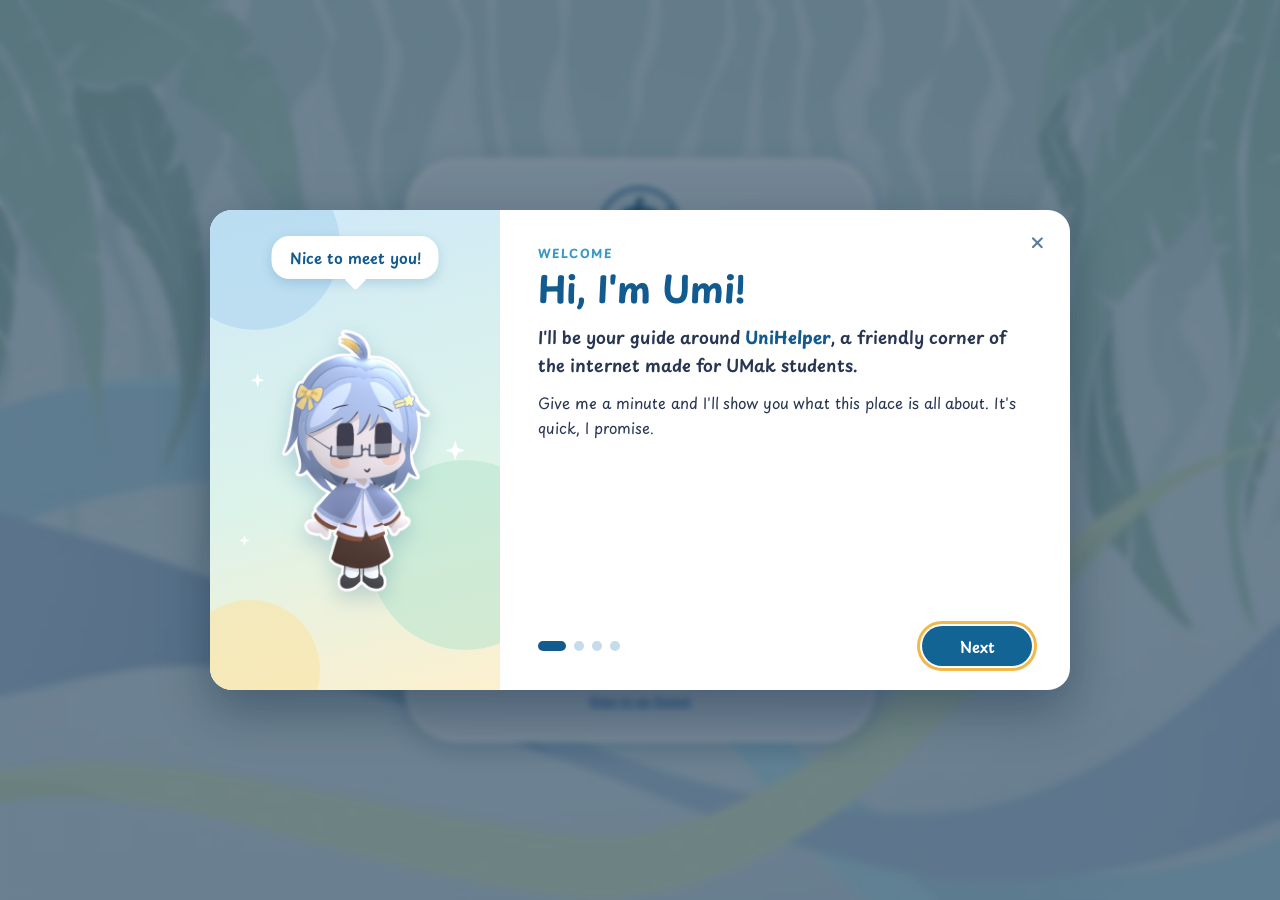
<file: index.html>
<!DOCTYPE html>
<html lang="en">
<head>
  <meta charset="UTF-8">
  <meta name="viewport" content="width=device-width, initial-scale=1.0">
  <title>UniHelper</title>
  <link rel="icon" type="image/png" href="assets/images/logo.svg">
  <noscript><meta http-equiv="refresh" content="0; url=login.html"></noscript>
  <script>
    // Entry point: signed-in visitors go Home, everyone else to Login.
    var target = "login.html";
    try { if (localStorage.getItem("unihelper.session")) target = "home.html"; } catch (e) {}
    window.location.replace(target);
  </script>
</head>
<body>
  <p><a href="login.html">Continue to UniHelper</a></p>
</body>
</html>
z
</file>
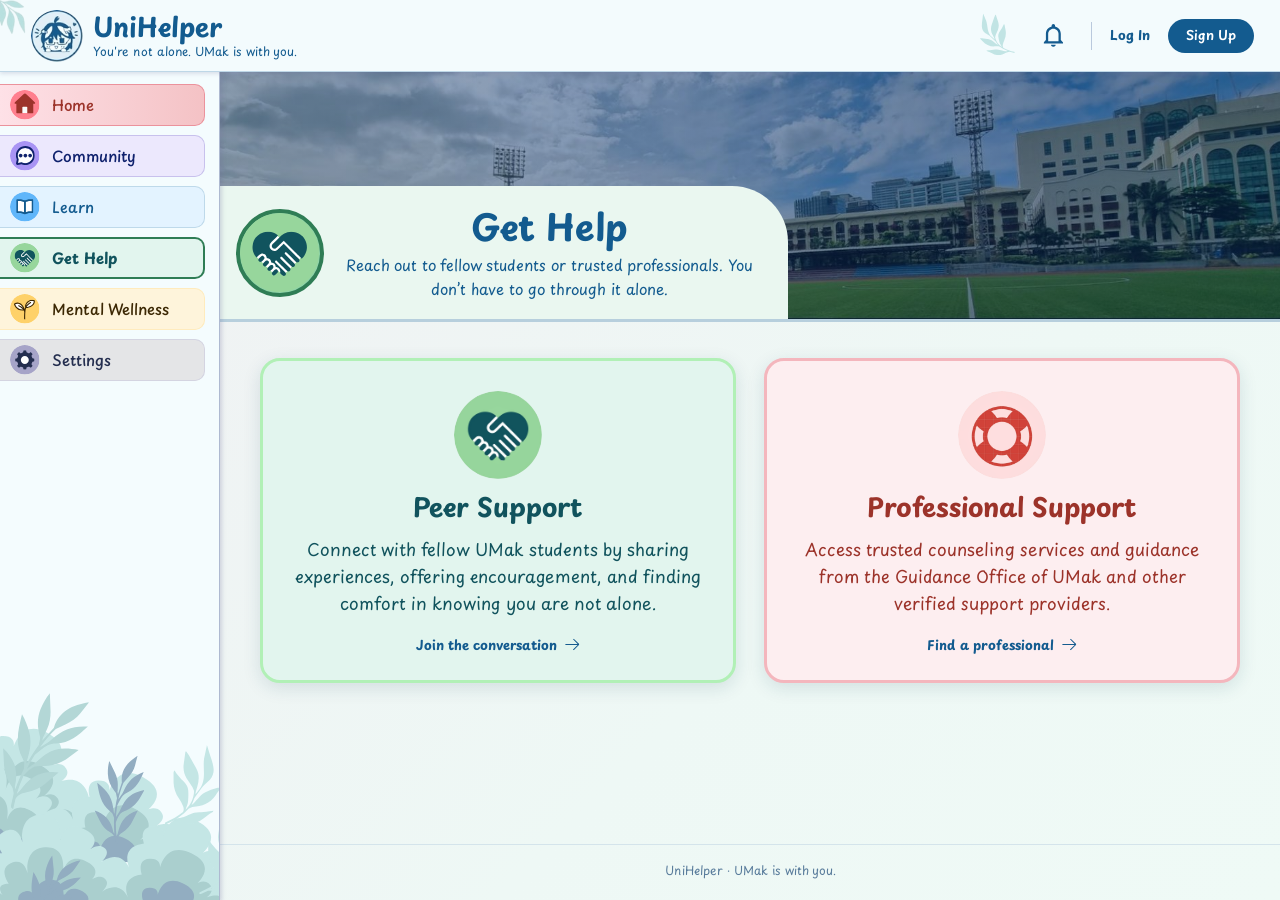
<file: get-help.html>
<!DOCTYPE html>
<html lang="en">

<head>
  <meta charset="UTF-8">
  <meta name="viewport" content="width=device-width, initial-scale=1.0">
  <meta name="theme-color" content="#f3fbfd">
  <meta name="description" content="Connect with fellow UMak students or reach trusted professional support.">
  <title>Get Help | UniHelper</title>
  <link rel="icon" type="image/png" href="assets/images/logo.svg">
  <link rel="preconnect" href="https://fonts.googleapis.com">
  <link rel="preconnect" href="https://fonts.gstatic.com" crossorigin>
  <link href="https://fonts.googleapis.com/css2?family=Playpen+Sans:wght@400;500;600;700&display=swap" rel="stylesheet">
  <link rel="stylesheet" href="css/site.css">
  <link rel="stylesheet" href="css/help.css">
  <link rel="stylesheet" href="css/common.css">
  <script src="js/app.js" defer></script>
</head>

<body data-page="help">
  <main class="main" id="main">
    <section class="page-hero hero--campus" aria-labelledby="helpTitle">
      <div class="hero-intro">
        <div class="hero-icon" aria-hidden="true"><img class="noselect" src="assets/icons/get-help.svg" alt=""></div>
        <div>
          <h1 class="noselect" id="helpTitle">Get Help</h1>
          <p class="noselect">Reach out to fellow students or trusted professionals. You don’t have to go through it
            alone.</p>
        </div>
      </div>
    </section>

    <div class="container">
      <div class="help-cards">
        <a class="help-card help-card--peer noselect" href="peer-support.html">
          <span class="help-card-icon"><img src="assets/icons/peer-support.png" alt=""></span>
          <h2>Peer Support</h2>
          <p>Connect with fellow UMak students by sharing experiences, offering encouragement, and finding comfort in
            knowing you are not alone.</p>
          <span class="help-card-cta">Join the conversation <img src="assets/icons/arrow-blue.svg" alt=""></span>
        </a>
        <a class="help-card help-card--pro noselect" href="#" data-wip>
          <span class="help-card-icon"><img src="assets/icons/professional-support.png" alt=""></span>
          <h2>Professional Support</h2>
          <p>Access trusted counseling services and guidance from the Guidance Office of UMak and other verified support
            providers.</p>
          <span class="help-card-cta">Find a professional <img src="assets/icons/arrow-blue.svg" alt=""></span>
        </a>
      </div>
    </div>
  </main>
</body>

</html>
</file>
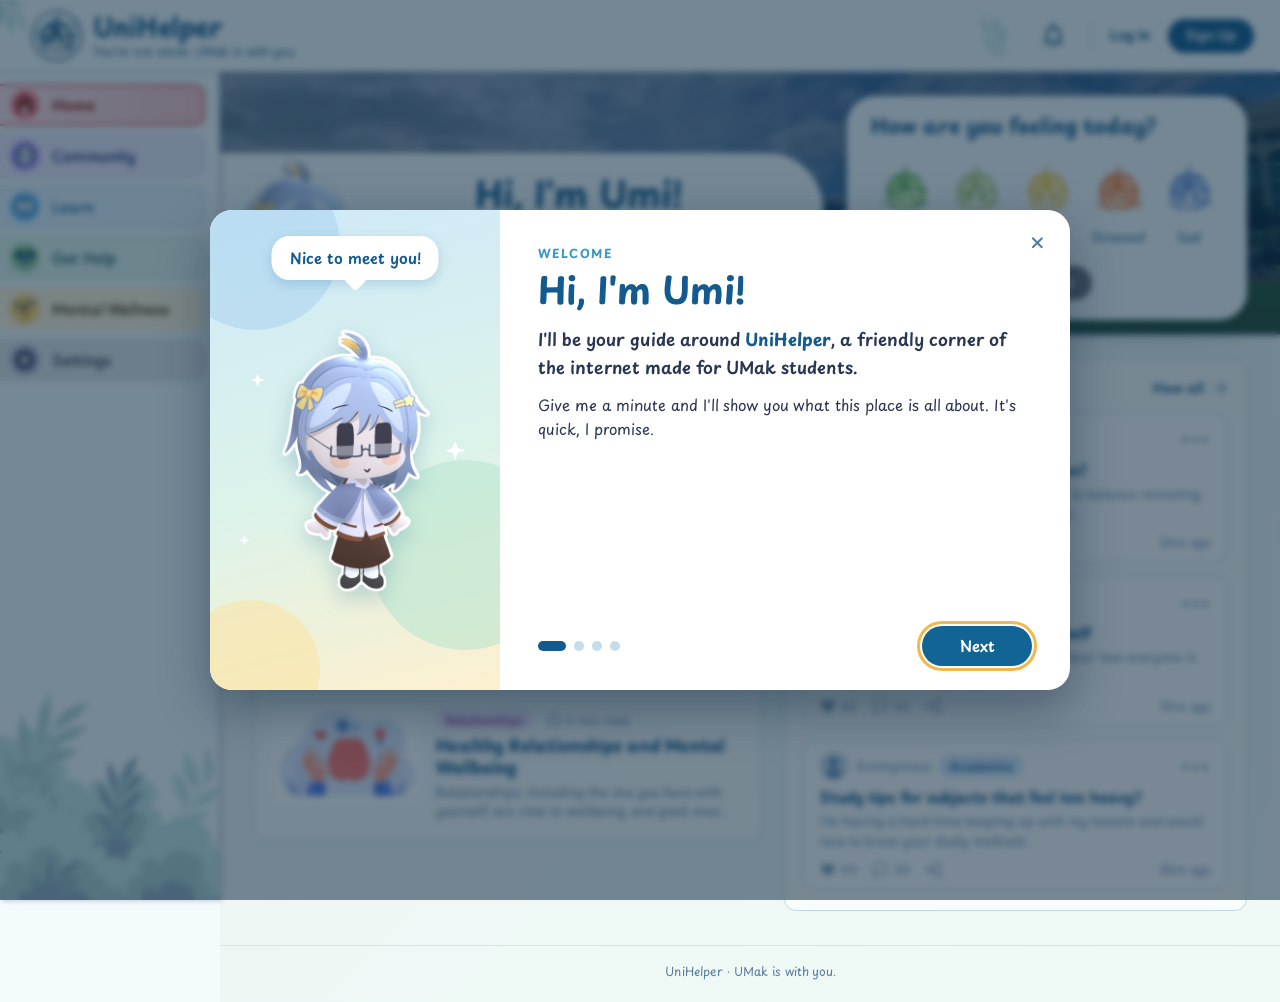
<file: home.html>
<!DOCTYPE html>
<html lang="en">

<head>
  <meta charset="UTF-8">
  <meta name="viewport" content="width=device-width, initial-scale=1.0">
  <meta name="theme-color" content="#f3fbfd">
  <meta name="description" content="UniHelper is a safe space for UMak students to share, learn, and find support.">
  <title>Home | UniHelper</title>
  <link rel="icon" type="image/png" href="assets/images/logo.svg">
  <link rel="preconnect" href="https://fonts.googleapis.com">
  <link rel="preconnect" href="https://fonts.gstatic.com" crossorigin>
  <link href="https://fonts.googleapis.com/css2?family=Playpen+Sans:wght@400;500;600;700&display=swap" rel="stylesheet">
  <link rel="stylesheet" href="css/site.css">
  <link rel="stylesheet" href="css/home.css">
  <link rel="stylesheet" href="css/common.css">
  <script src="js/data.js" defer></script>
  <script src="js/app.js" defer></script>
  <script src="js/home.js" defer></script>
  <link rel="stylesheet" href="css/welcome.css">
  <script src="js/welcome.js" defer></script>
</head>

<body data-page="home">
  <main class="main" id="main">
    <section class="page-hero hero--campus" aria-labelledby="homeTitle">
      <div class="hero-intro">
        <img class="hero-mascot noselect" src="assets/images/umi.svg" alt="Umi, the UniHelper mascot">
        <div>
          <h1 class="noselect" id="homeTitle">Hi, I'm Umi!</h1>
          <p class="noselect">This is a safe space for UMak students to share, learn, and find support. Because you
            matter.</p>
          <a class="btn btn-sm noselect" href="#" data-wip>Learn more about UniHelper
            <img class="noselect" src="assets/icons/arrow-white.svg" alt=""></a>
        </div>
      </div>

      <aside class="hero-aside mood-card noselect" aria-label="Mood check-in">
        <div id="moodPick">
          <h2 class="noselect">How are you feeling today?</h2>
          <div class="mood-options" role="group" aria-label="Choose your mood">
            <button class="mood-option noselect" type="button" data-mood="great"><img src="assets/mood/great.svg"
                alt=""><span>Great</span></button>
            <button class="mood-option noselect" type="button" data-mood="good"><img src="assets/mood/good.svg"
                alt=""><span>Good</span></button>
            <button class="mood-option noselect" type="button" data-mood="okay"><img src="assets/mood/okay.svg"
                alt=""><span>Okay</span></button>
            <button class="mood-option noselect" type="button" data-mood="stressed"><img src="assets/mood/stressed.svg"
                alt=""><span>Stressed</span></button>
            <button class="mood-option noselect" type="button" data-mood="sad"><img src="assets/mood/sad.svg"
                alt=""><span>Sad</span></button>
          </div>
          <button class="btn btn-sm mood-confirm noselect" id="moodConfirm" type="button" disabled>Confirm</button>
        </div>

        <div class="mood-response" id="moodResponse" hidden aria-live="polite">
          <h2 class="noselect" id="moodResponseTitle"></h2>
          <p class="noselect" id="moodResponseText"></p>
          <div class="mood-links" id="moodLinks"></div>
          <button class="btn btn-sm mood-done noselect" id="moodDone" type="button">Done</button>
        </div>
      </aside>
    </section>

    <div class="container">
      <div class="home-panels">
        <section class="panel" aria-labelledby="featuredTitle">
          <div class="panel-head">
            <h2 class="noselect" id="featuredTitle">Featured Articles</h2>
            <a class="view-all noselect" href="learn.html">View all <img src="assets/icons/arrow-blue.svg" alt=""></a>
          </div>
          <div id="homeArticles"></div>
        </section>

        <section class="panel" aria-labelledby="postsTitle">
          <div class="panel-head">
            <h2 class="noselect" id="postsTitle">Recent Community Posts</h2>
            <a class="view-all noselect" href="peer-support.html">View all <img src="assets/icons/arrow-blue.svg"
                alt=""></a>
          </div>
          <div id="homePosts"></div>
        </section>
      </div>
    </div>
  </main>
</body>

</html>
</file>
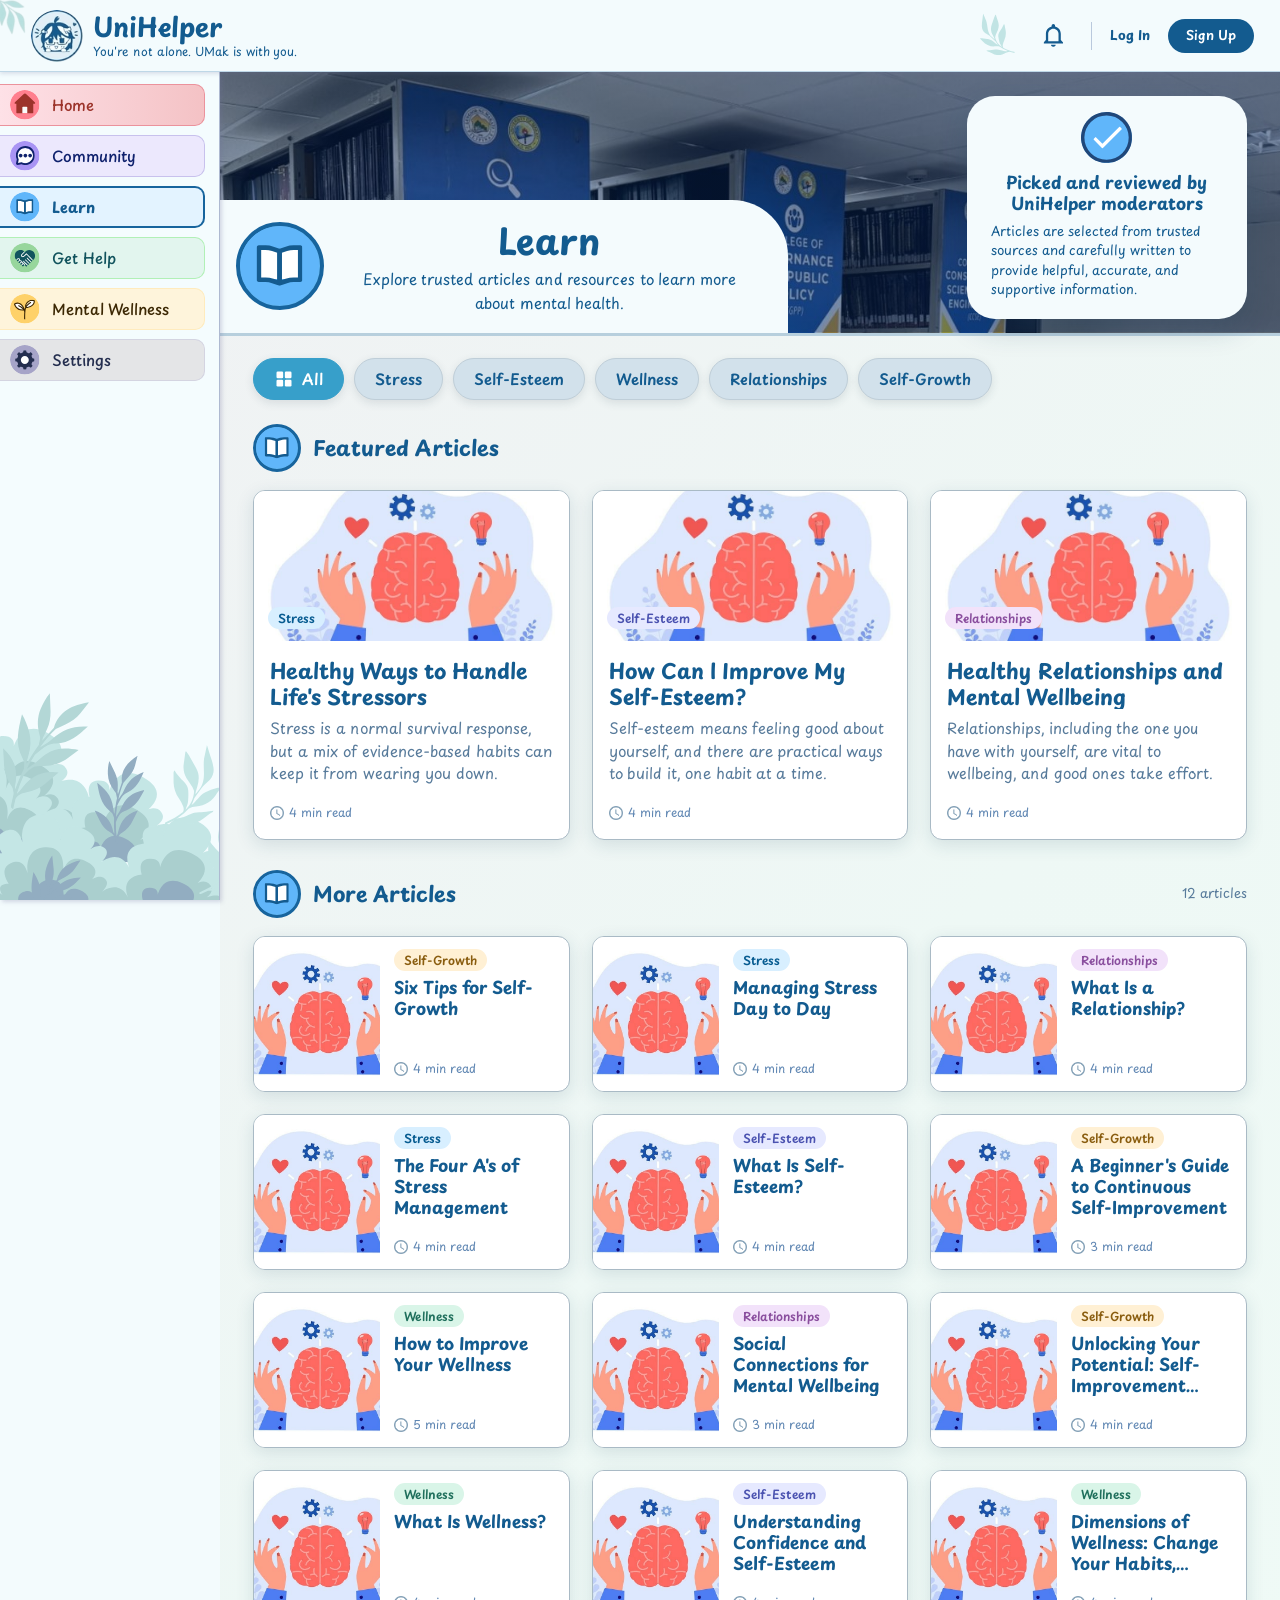
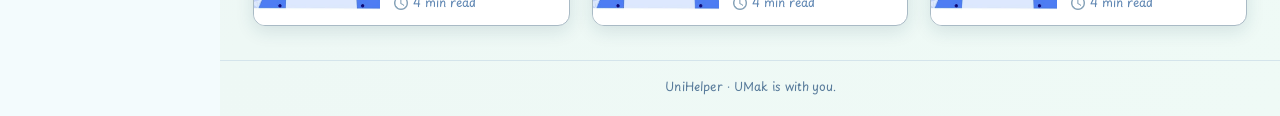
<file: learn.html>
<!DOCTYPE html>
<html lang="en">

<head>
  <meta charset="UTF-8">
  <meta name="viewport" content="width=device-width, initial-scale=1.0">
  <meta name="theme-color" content="#f3fbfd">
  <meta name="description" content="Explore supportive, easy-to-understand mental health articles with UniHelper.">
  <title>Learn | UniHelper</title>
  <link rel="icon" type="image/png" href="assets/images/logo.svg">
  <link rel="preconnect" href="https://fonts.googleapis.com">
  <link rel="preconnect" href="https://fonts.gstatic.com" crossorigin>
  <link href="https://fonts.googleapis.com/css2?family=Playpen+Sans:wght@400;500;600;700&display=swap" rel="stylesheet">
  <link rel="stylesheet" href="css/site.css">
  <link rel="stylesheet" href="css/learn.css">
  <link rel="stylesheet" href="css/common.css">
  <script src="js/data.js" defer></script>
  <script src="js/app.js" defer></script>
  <script src="js/learn.js" defer></script>
</head>

<body data-page="learn">
  <main class="main" id="main">
    <section class="page-hero hero--library noselect" id="learnHero" aria-labelledby="heroTitle">
      <div class="hero-intro">
        <div class="hero-icon" aria-hidden="true"><img src="assets/icons/learn.svg" alt=""></div>
        <div>
          <h1 id="heroTitle">Learn</h1>
          <p>Explore trusted articles and resources to learn more about mental health.</p>
        </div>
      </div>
      <aside class="hero-aside verified-card">
        <img class="verified-icon noselect" src="assets/icons/verified.svg" alt="">
        <h2 class="noselect">Picked and reviewed by UniHelper moderators</h2>
        <p class="noselect">Articles are selected from trusted sources and carefully written to provide helpful,
          accurate, and supportive
          information.</p>
      </aside>
    </section>

    <div class="container" id="libraryView">
      <div class="chip-row" id="filterRow" role="group" aria-label="Filter articles by category"></div>

      <div class="section-head featured-head" id="featuredHeading">
        <span class="heading-icon"><img class="noselect" src="assets/icons/learn.svg" alt=""></span>
        <h2 class="noselect">Featured Articles</h2>
      </div>
      <section class="card-grid featured-grid" id="featuredGrid" aria-label="Featured articles"></section>

      <div class="section-head">
        <span class="heading-icon"><img class="noselect" src="assets/icons/learn.svg" alt=""></span>
        <h2 class="noselect" id="articlesHeading">More Articles</h2>
        <span class="result-count noselect" id="resultCount" aria-live="polite"></span>
      </div>
      <div class="card-grid article-grid" id="articleGrid"></div>
      <p class="empty-state" id="emptyState" hidden>No articles found in this category yet.</p>
    </div>

    <article class="container article-view" id="articleView" hidden></article>
  </main>
</body>

</html>
</file>
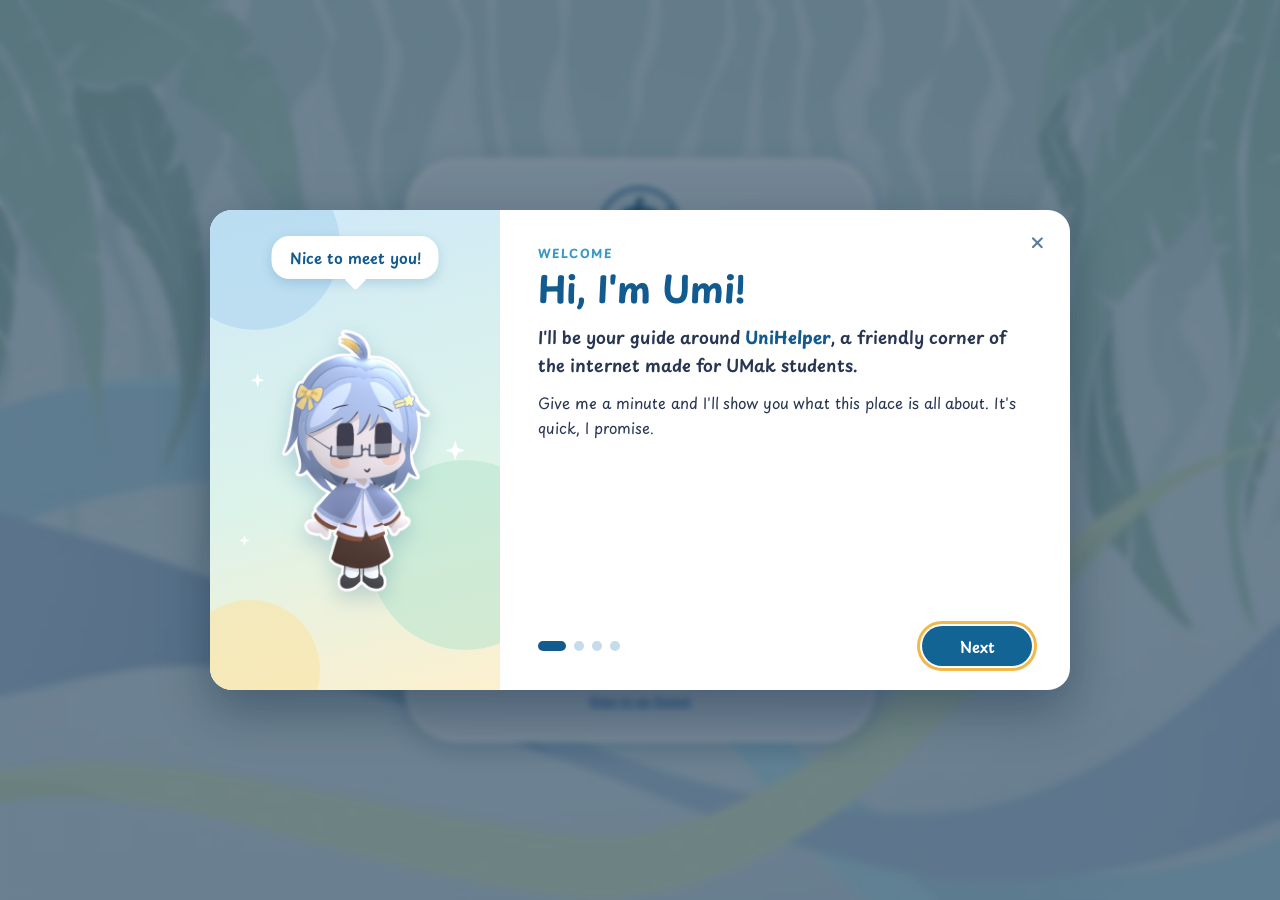
<file: login.html>
<!DOCTYPE html>
<html lang="en">

<head>
  <meta charset="UTF-8">
  <meta name="viewport" content="width=device-width, initial-scale=1.0">
  <title>UniHelper - Log In</title>
  <link rel="icon" type="image/png" href="assets/images/logo.svg">
  <link rel="preconnect" href="https://fonts.googleapis.com">
  <link rel="preconnect" href="https://fonts.gstatic.com" crossorigin>
  <link href="https://fonts.googleapis.com/css2?family=Playpen+Sans:wght@400;500;600;700;800&display=swap"
    rel="stylesheet">
  <link rel="stylesheet" href="css/auth.css">
  <script src="js/auth.js" defer></script>
  <link rel="stylesheet" href="css/welcome.css">
  <link rel="stylesheet" href="css/common.css">
  <script src="js/welcome.js" defer></script>
</head>

<body>
  <img class="auth-bg" src="assets/images/loginBackground.png">
  <main class="auth-page">
    <section class="auth-card">
      <header class="auth-head">
        <img class="auth-logo noselect" src="assets/images/logo.svg">
        <div class="auth-title">
          <img class="laurel laurel-left noselect" src="assets/icons/laurelLeft.png">
          <h1 class="noselect">Welcome Back!</h1>
          <p class="noselect">Log in to UniHelper</p>
          <img class="laurel laurel-right noselect" src="assets/icons/laurelRight.png">
        </div>
      </header>
      <form class="auth-form" id="loginForm" novalidate>
        <div class="field">
          <div class="field-wrap">
            <img class="field-icon noselect" src="assets/icons/envelopeIcon.png">
            <input class="noselect" id="username" type="text" placeholder="Username or Email" autocomplete="username">
          </div>
          <p class="field-error noselect"></p>
        </div>
        <div class="field">
          <div class="field-wrap">
            <img class="field-icon noselect" src="assets/icons/lockIcon.png">
            <input class="noselect" id="password" type="password" placeholder="Password"
              autocomplete="current-password">
            <button class="eye-toggle" type="button" aria-label="Show password"><svg class="eye-icon"
                viewBox="0 0 24 24" aria-hidden="true">
                <path d="M2 12s3.6-6.5 10-6.5S22 12 22 12s-3.6 6.5-10 6.5S2 12 2 12Z"></path>
                <circle cx="12" cy="12" r="3"></circle>
                <path class="eye-slash" d="M4 5l16 14"></path>
              </svg></button>
          </div>
          <p class="field-error noselect"></p>
        </div>
        <div class="form-row">
          <label class="remember noselect"><input type="checkbox" id="remember"><span class="box"></span
              class="noselect">Remember Me</label>
          <a class="forgot noselect" href="#" data-wip>Forgot password?</a>
        </div>
        <button class="auth-button noselect" type="submit">Log In<img src="assets/icons/arrowWhite.png"></button>
        <div class="or-divider noselect"><span></span><small>or</small><span></span></div>
        <button class="university-button noselect" type="button" data-wip><img
            src="assets/images/university-emblem.png">University of Makati Email</button>
        <p class="switch noselect">Don't have an account? <a class="noselect" href="signup.html">Sign up<img
              src="assets/icons/arrowBlue.png"></a>
        </p>
        <a class="guest noselect" href="#" id="guestLogin">Sign in as Guest</a>
      </form>
    </section>
  </main>
  <div class="wip-backdrop" id="wipModal">
    <div class="wip-box" role="dialog" aria-modal="true" aria-labelledby="wipTitle">
      <h2 class="noselect" id="wipTitle">Under Construction</h2>
      <div class="wip-text">
        <p>Sorry! This feature isn’t available in the prototype just yet.</p>
        <p>We are still helping the team get everything ready, so this part of UniHelper is still under
          development.</p>
        <p>Thank you for your patience! (╥﹏╥)<br>- Umi</p>
      </div>
      <button class="wip-back" id="wipBack" type="button">Back</button>
      <img class="wip-mascot" src="assets/images/mascot.png">
    </div>
  </div>
</body>

</html>
</file>
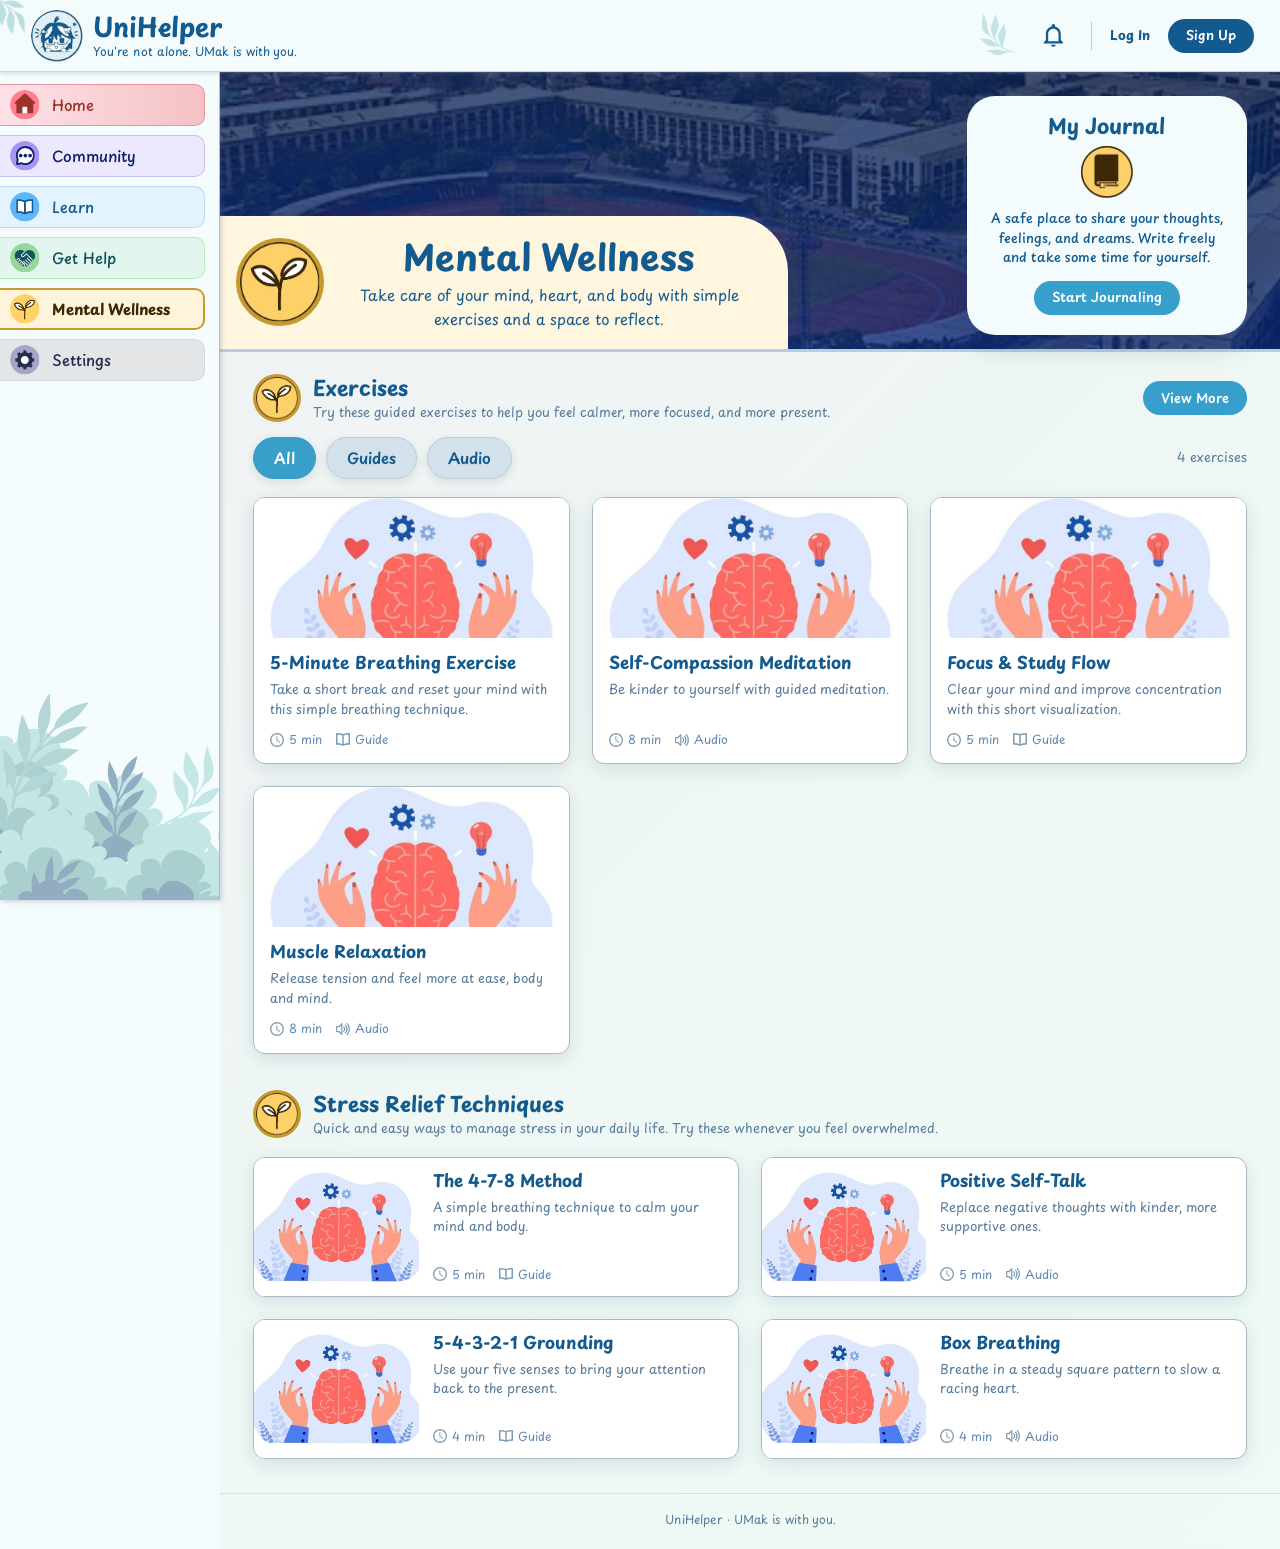
<file: mental-wellness.html>
<!DOCTYPE html>
<html lang="en">

<head>
  <meta charset="UTF-8">
  <meta name="viewport" content="width=device-width, initial-scale=1.0">
  <meta name="theme-color" content="#f3fbfd">
  <meta name="description"
    content="Guided exercises and a journal to help you take care of your mind, heart, and body.">
  <title>Mental Wellness | UniHelper</title>
  <link rel="icon" type="image/png" href="assets/images/logo.svg">
  <link rel="preconnect" href="https://fonts.googleapis.com">
  <link rel="preconnect" href="https://fonts.gstatic.com" crossorigin>
  <link href="https://fonts.googleapis.com/css2?family=Playpen+Sans:wght@400;500;600;700&display=swap" rel="stylesheet">
  <link rel="stylesheet" href="css/site.css">
  <link rel="stylesheet" href="css/mental-wellness.css">
  <link rel="stylesheet" href="css/common.css">
  <script src="js/app.js" defer></script>
  <script src="js/mental-wellness.js" defer></script>
</head>

<body data-page="mental-wellness">
  <main class="main" id="main">
    <section class="page-hero hero--aerial" aria-labelledby="careTitle">
      <div class="hero-intro">
        <div class="hero-icon noselect" aria-hidden="true"><img src="assets/icons/plant.png" alt=""></div>
        <div>
          <h1 class="noselect" id="careTitle">Mental Wellness</h1>
          <p class="noselect">Take care of your mind, heart, and body with simple exercises and a space to reflect.</p>
        </div>
      </div>
      <aside class="hero-aside journal-card" id="journal" aria-labelledby="journalTitle">
        <h2 class="noselect" id="journalTitle">My Journal</h2>
        <img class="journal-icon noselect" src="assets/icons/journal.png" alt="">
        <p class="noselect">A safe place to share your thoughts, feelings, and dreams. Write freely and take some time
          for yourself.</p>
        <button class="btn btn-bright btn-sm noselect" type="button" data-wip>Start Journaling</button>
      </aside>
    </section>

    <div class="container">
      <section class="care-section noselect" id="exercises" aria-labelledby="exercisesTitle">
        <div class="section-head">
          <span class="heading-icon noselect"><img class="noselect" src="assets/icons/plant.png" alt=""></span>
          <div>
            <h2 class="noselect" id="exercisesTitle">Exercises</h2>
            <p class="noselect">Try these guided exercises to help you feel calmer, more focused, and more present.</p>
          </div>
          <button class="btn btn-bright btn-sm head-action noselect" type="button" data-wip>View More</button>
        </div>
        <div class="chip-row" id="typeFilter" role="group" aria-label="Filter exercises by format">
          <button class="chip selected noselect" type="button" data-type="all" aria-pressed="true">All</button>
          <button class="chip noselect" type="button" data-type="guide" aria-pressed="false">Guides</button>
          <button class="chip noselect" type="button" data-type="audio" aria-pressed="false">Audio</button>
          <span class="result-count noselect" id="exerciseCount" aria-live="polite"></span>
        </div>
        <div class="card-grid care-grid" id="exerciseGrid">
          <a class="media-card media-card--v" href="#" data-wip data-type="guide">
            <span class="media-media"><img src="assets/images/article-placeholder.jpg" alt=""></span>
            <span class="media-body">
              <span class="media-title">5-Minute Breathing Exercise</span>
              <span class="media-desc">Take a short break and reset your mind with this simple breathing
                technique.</span>
              <span class="meta"><span class="meta-item"><img src="assets/icons/clock.png" alt="">5 min</span><span
                  class="meta-item"><img src="assets/icons/guide.png" alt="">Guide</span></span>
            </span>
          </a>
          <a class="media-card media-card--v" href="#" data-wip data-type="audio">
            <span class="media-media"><img src="assets/images/article-placeholder.jpg" alt=""></span>
            <span class="media-body">
              <span class="media-title">Self-Compassion Meditation</span>
              <span class="media-desc">Be kinder to yourself with guided meditation.</span>
              <span class="meta"><span class="meta-item"><img src="assets/icons/clock.png" alt="">8 min</span><span
                  class="meta-item"><img src="assets/icons/audio.png" alt="">Audio</span></span>
            </span>
          </a>
          <a class="media-card media-card--v" href="#" data-wip data-type="guide">
            <span class="media-media"><img src="assets/images/article-placeholder.jpg" alt=""></span>
            <span class="media-body">
              <span class="media-title">Focus &amp; Study Flow</span>
              <span class="media-desc">Clear your mind and improve concentration with this short visualization.</span>
              <span class="meta"><span class="meta-item"><img src="assets/icons/clock.png" alt="">5 min</span><span
                  class="meta-item"><img src="assets/icons/guide.png" alt="">Guide</span></span>
            </span>
          </a>
          <a class="media-card media-card--v" href="#" data-wip data-type="audio">
            <span class="media-media"><img src="assets/images/article-placeholder.jpg" alt=""></span>
            <span class="media-body">
              <span class="media-title">Muscle Relaxation</span>
              <span class="media-desc">Release tension and feel more at ease, body and mind.</span>
              <span class="meta"><span class="meta-item"><img src="assets/icons/clock.png" alt="">8 min</span><span
                  class="meta-item"><img src="assets/icons/audio.png" alt="">Audio</span></span>
            </span>
          </a>
        </div>
      </section>

      <section class="care-section" aria-labelledby="stressTitle">
        <div class="section-head">
          <span class="heading-icon noselect"><img class="noselect" src="assets/icons/plant.png" alt=""></span>
          <div>
            <h2 class="noselect" id="stressTitle">Stress Relief Techniques</h2>
            <p class="noselect">Quick and easy ways to manage stress in your daily life. Try these whenever you feel
              overwhelmed.</p>
          </div>
        </div>
        <div class="card-grid side-grid">
          <a class="media-card media-card--h noselect" href="#" data-wip>
            <span class="media-media noselect"><img class="noselect" src="assets/images/article-placeholder.jpg"
                alt=""></span>
            <span class="media-body">
              <span class="media-title noselect">The 4-7-8 Method</span>
              <span class="media-desc noselect">A simple breathing technique to calm your mind and body.</span>
              <span class="meta noselect"><span class="meta-item noselect"><img class="noselect"
                    src="assets/icons/clock.png" alt="">5 min</span><span class="meta-item"><img class="noselect"
                    src="assets/icons/guide.png" alt="">Guide</span></span>
            </span>
          </a>
          <a class="media-card media-card--h" href="#" data-wip>
            <span class="media-media"><img src="assets/images/article-placeholder.jpg" alt=""></span>
            <span class="media-body">
              <span class="media-title">Positive Self-Talk</span>
              <span class="media-desc">Replace negative thoughts with kinder, more supportive ones.</span>
              <span class="meta"><span class="meta-item"><img src="assets/icons/clock.png" alt="">5 min</span><span
                  class="meta-item"><img src="assets/icons/audio.png" alt="">Audio</span></span>
            </span>
          </a>
          <a class="media-card media-card--h" href="#" data-wip>
            <span class="media-media"><img src="assets/images/article-placeholder.jpg" alt=""></span>
            <span class="media-body">
              <span class="media-title">5-4-3-2-1 Grounding</span>
              <span class="media-desc">Use your five senses to bring your attention back to the present.</span>
              <span class="meta"><span class="meta-item"><img src="assets/icons/clock.png" alt="">4 min</span><span
                  class="meta-item"><img src="assets/icons/guide.png" alt="">Guide</span></span>
            </span>
          </a>
          <a class="media-card media-card--h" href="#" data-wip>
            <span class="media-media"><img src="assets/images/article-placeholder.jpg" alt=""></span>
            <span class="media-body">
              <span class="media-title">Box Breathing</span>
              <span class="media-desc">Breathe in a steady square pattern to slow a racing heart.</span>
              <span class="meta"><span class="meta-item"><img src="assets/icons/clock.png" alt="">4 min</span><span
                  class="meta-item"><img src="assets/icons/audio.png" alt="">Audio</span></span>
            </span>
          </a>
        </div>
      </section>
    </div>
  </main>
</body>

</html>
</file>
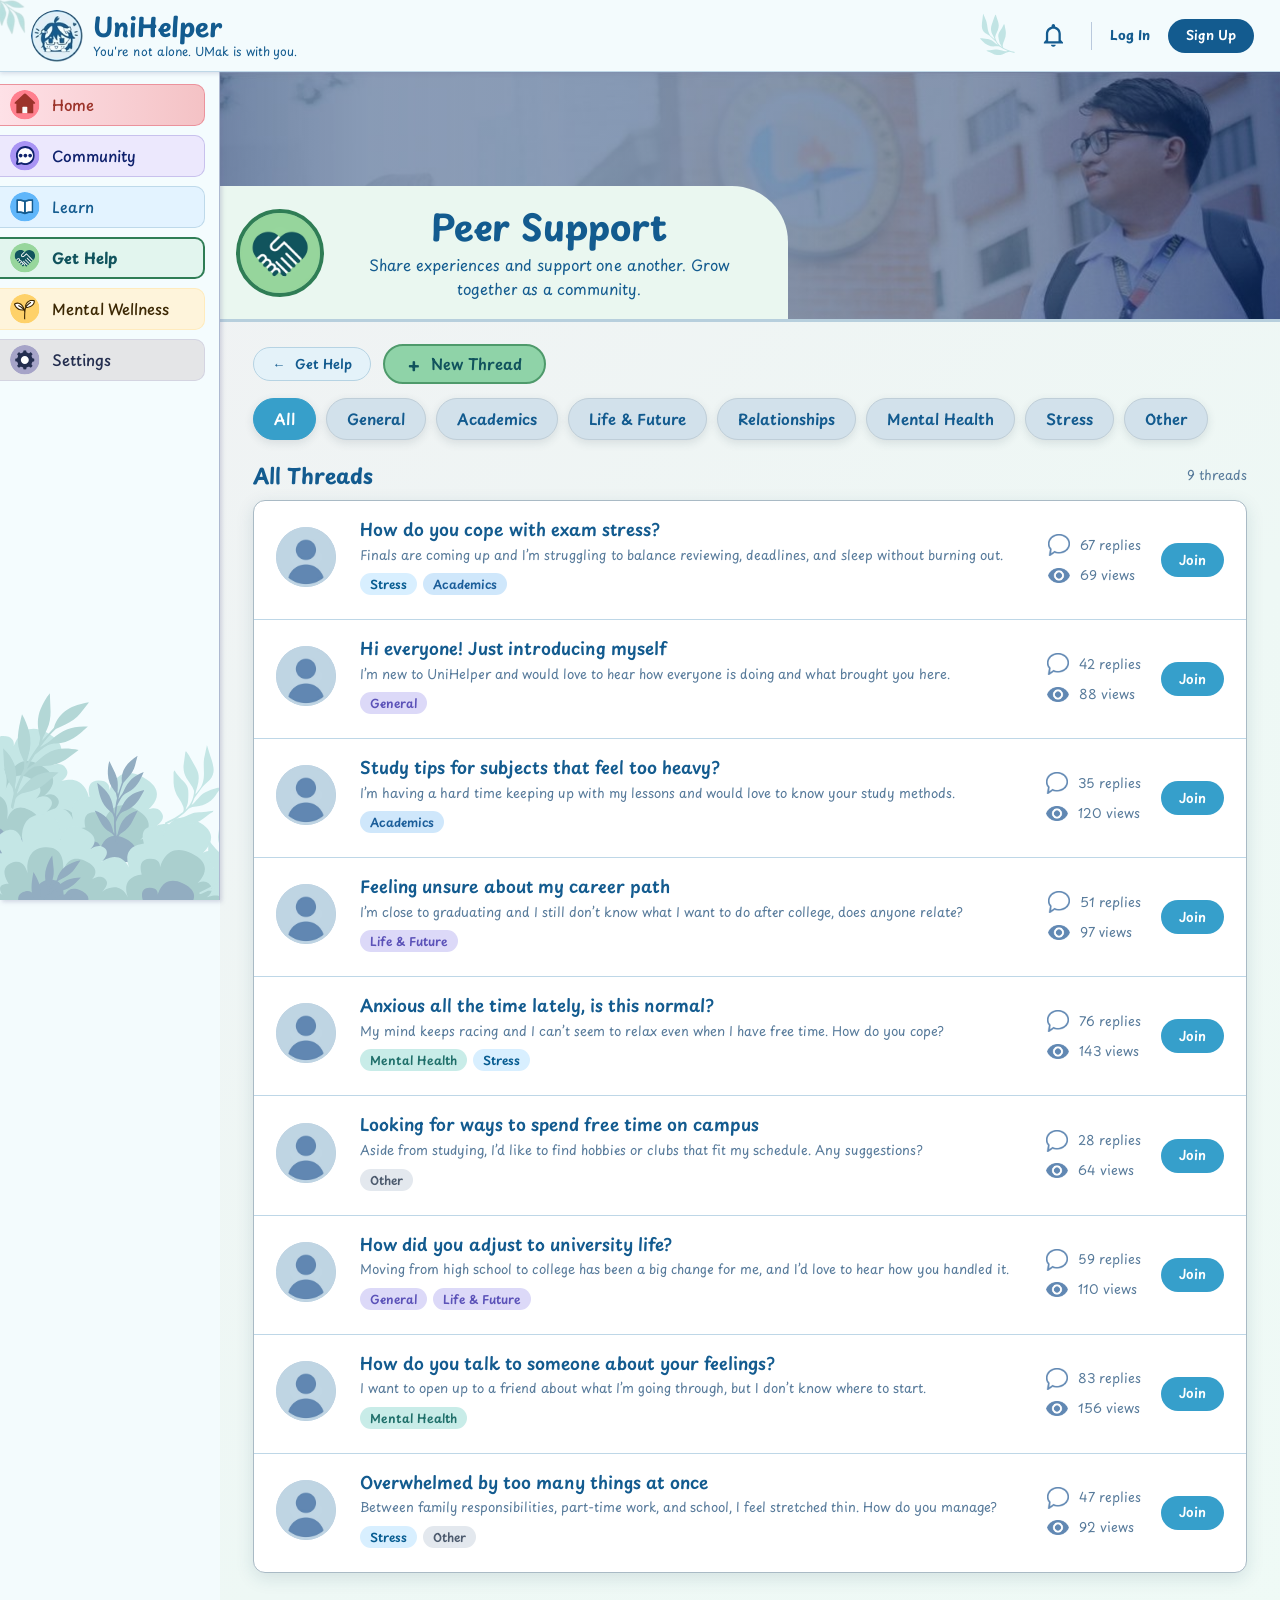
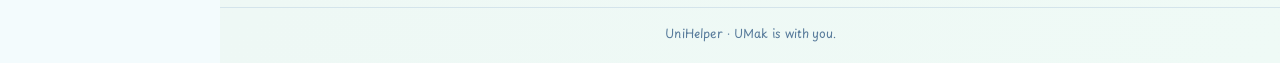
<file: peer-support.html>
<!DOCTYPE html>
<html lang="en">

<head>
  <meta charset="UTF-8">
  <meta name="viewport" content="width=device-width, initial-scale=1.0">
  <meta name="theme-color" content="#f3fbfd">
  <meta name="description" content="Share experiences and support one another. Grow together as a community.">
  <title>Peer Support | UniHelper</title>
  <link rel="icon" type="image/png" href="assets/images/logo.svg">
  <link rel="preconnect" href="https://fonts.googleapis.com">
  <link rel="preconnect" href="https://fonts.gstatic.com" crossorigin>
  <link href="https://fonts.googleapis.com/css2?family=Playpen+Sans:wght@400;500;600;700&display=swap" rel="stylesheet">
  <link rel="stylesheet" href="css/site.css">
  <link rel="stylesheet" href="css/help.css">
  <link rel="stylesheet" href="css/common.css">
  <script src="js/data.js" defer></script>
  <script src="js/app.js" defer></script>
  <script src="js/peer.js" defer></script>
</head>

<body data-page="help">
  <main class="main" id="main">
    <section class="page-hero hero--peer" aria-labelledby="peerTitle">
      <div class="hero-intro">
        <div class="hero-icon noselect" aria-hidden="true"><img class="noselect" src="assets/icons/peer-support.png"
            alt=""></div>
        <div>
          <h1 class="noselect" id="peerTitle">Peer Support</h1>
          <p class="noselect">Share experiences and support one another. Grow together as a community.</p>
        </div>
      </div>
    </section>

    <div class="container">
      <div class="peer-controls noselect">
        <a class="btn btn-soft btn-sm noselect" href="get-help.html"><span class="noselect" aria-hidden="true">←</span>
          Get Help</a>
        <button class="btn new-thread noselect" type="button" data-wip><span class="noselect"
            aria-hidden="true">+</span> New
          Thread</button>
        <div class="chip-row noselect" id="tagFilter" role="group" aria-label="Filter threads by tag"></div>
      </div>

      <div class="section-head thread-head">
        <h2 class="noselect" id="threadHeading">All Threads</h2>
        <span class="result-count noselect" id="threadCount" aria-live="polite"></span>
      </div>
      <section class="thread-list" id="threadList" aria-labelledby="threadHeading"></section>
      <p class="empty-state" id="threadEmpty" hidden>No threads with this tag yet. Be the first to start one!</p>
    </div>
  </main>
</body>

</html>
</file>
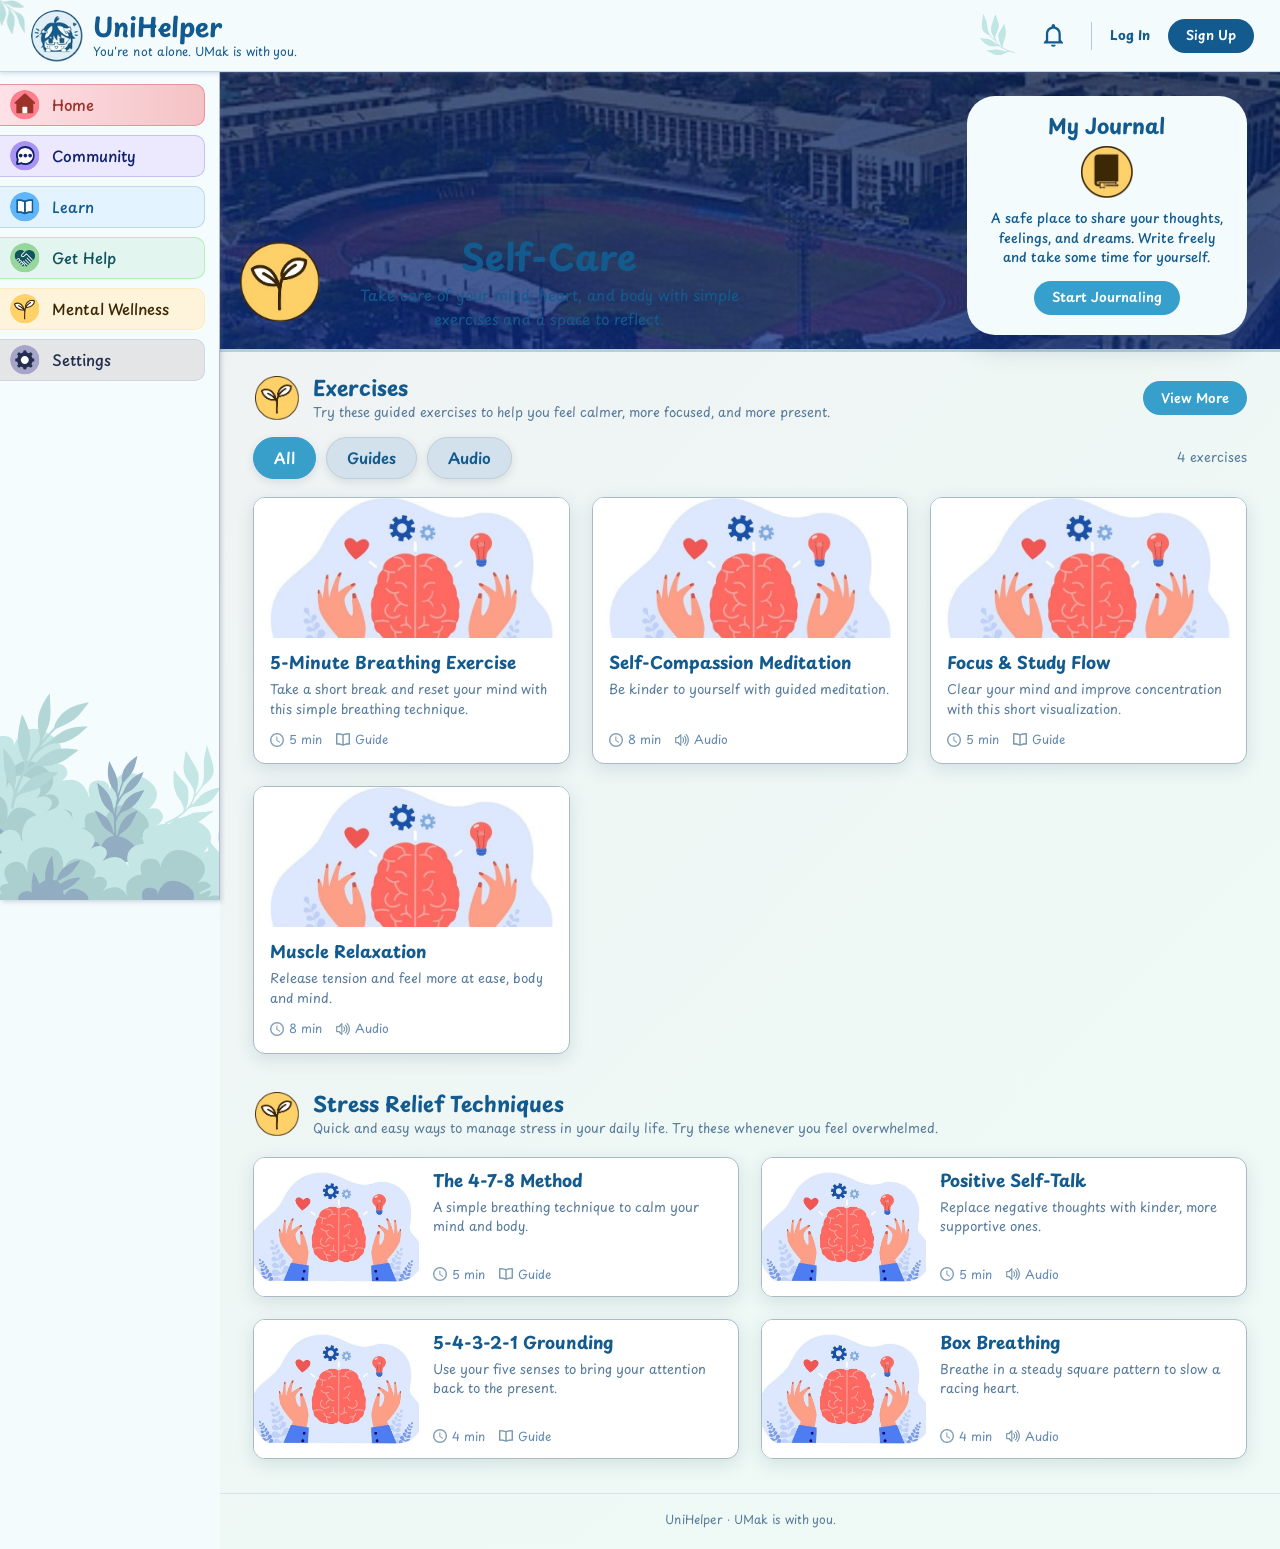
<file: self-care.html>
<!DOCTYPE html>
<html lang="en">

<head>
  <meta charset="UTF-8">
  <meta name="viewport" content="width=device-width, initial-scale=1.0">
  <meta name="theme-color" content="#f3fbfd">
  <meta name="description"
    content="Guided exercises and a journal to help you take care of your mind, heart, and body.">
  <title>Self-Care | UniHelper</title>
  <link rel="icon" type="image/png" href="assets/images/logo.svg">
  <link rel="preconnect" href="https://fonts.googleapis.com">
  <link rel="preconnect" href="https://fonts.gstatic.com" crossorigin>
  <link href="https://fonts.googleapis.com/css2?family=Playpen+Sans:wght@400;500;600;700&display=swap" rel="stylesheet">
  <link rel="stylesheet" href="css/site.css">
  <link rel="stylesheet" href="css/self-care.css">
  <link rel="stylesheet" href="css/common.css">
  <script src="js/app.js" defer></script>
  <script src="js/self-care.js" defer></script>
</head>

<body data-page="selfcare">
  <main class="main" id="main">
    <section class="page-hero hero--aerial" aria-labelledby="careTitle">
      <div class="hero-intro">
        <div class="hero-icon noselect" aria-hidden="true"><img src="assets/icons/plant.png" alt=""></div>
        <div>
          <h1 class="noselect" id="careTitle">Self-Care</h1>
          <p class="noselect">Take care of your mind, heart, and body with simple exercises and a space to reflect.</p>
        </div>
      </div>
      <aside class="hero-aside journal-card" id="journal" aria-labelledby="journalTitle">
        <h2 class="noselect" id="journalTitle">My Journal</h2>
        <img class="journal-icon noselect" src="assets/icons/journal.png" alt="">
        <p class="noselect">A safe place to share your thoughts, feelings, and dreams. Write freely and take some time
          for yourself.</p>
        <button class="btn btn-bright btn-sm noselect" type="button" data-wip>Start Journaling</button>
      </aside>
    </section>

    <div class="container">
      <section class="care-section noselect" id="exercises" aria-labelledby="exercisesTitle">
        <div class="section-head">
          <span class="heading-icon noselect"><img class="noselect" src="assets/icons/plant.png" alt=""></span>
          <div>
            <h2 class="noselect" id="exercisesTitle">Exercises</h2>
            <p class="noselect">Try these guided exercises to help you feel calmer, more focused, and more present.</p>
          </div>
          <button class="btn btn-bright btn-sm head-action noselect" type="button" data-wip>View More</button>
        </div>
        <div class="chip-row" id="typeFilter" role="group" aria-label="Filter exercises by format">
          <button class="chip selected noselect" type="button" data-type="all" aria-pressed="true">All</button>
          <button class="chip noselect" type="button" data-type="guide" aria-pressed="false">Guides</button>
          <button class="chip noselect" type="button" data-type="audio" aria-pressed="false">Audio</button>
          <span class="result-count noselect" id="exerciseCount" aria-live="polite"></span>
        </div>
        <div class="card-grid care-grid" id="exerciseGrid">
          <a class="media-card media-card--v" href="#" data-wip data-type="guide">
            <span class="media-media"><img src="assets/images/article-placeholder.jpg" alt=""></span>
            <span class="media-body">
              <span class="media-title">5-Minute Breathing Exercise</span>
              <span class="media-desc">Take a short break and reset your mind with this simple breathing
                technique.</span>
              <span class="meta"><span class="meta-item"><img src="assets/icons/clock.png" alt="">5 min</span><span
                  class="meta-item"><img src="assets/icons/guide.png" alt="">Guide</span></span>
            </span>
          </a>
          <a class="media-card media-card--v" href="#" data-wip data-type="audio">
            <span class="media-media"><img src="assets/images/article-placeholder.jpg" alt=""></span>
            <span class="media-body">
              <span class="media-title">Self-Compassion Meditation</span>
              <span class="media-desc">Be kinder to yourself with guided meditation.</span>
              <span class="meta"><span class="meta-item"><img src="assets/icons/clock.png" alt="">8 min</span><span
                  class="meta-item"><img src="assets/icons/audio.png" alt="">Audio</span></span>
            </span>
          </a>
          <a class="media-card media-card--v" href="#" data-wip data-type="guide">
            <span class="media-media"><img src="assets/images/article-placeholder.jpg" alt=""></span>
            <span class="media-body">
              <span class="media-title">Focus &amp; Study Flow</span>
              <span class="media-desc">Clear your mind and improve concentration with this short visualization.</span>
              <span class="meta"><span class="meta-item"><img src="assets/icons/clock.png" alt="">5 min</span><span
                  class="meta-item"><img src="assets/icons/guide.png" alt="">Guide</span></span>
            </span>
          </a>
          <a class="media-card media-card--v" href="#" data-wip data-type="audio">
            <span class="media-media"><img src="assets/images/article-placeholder.jpg" alt=""></span>
            <span class="media-body">
              <span class="media-title">Muscle Relaxation</span>
              <span class="media-desc">Release tension and feel more at ease, body and mind.</span>
              <span class="meta"><span class="meta-item"><img src="assets/icons/clock.png" alt="">8 min</span><span
                  class="meta-item"><img src="assets/icons/audio.png" alt="">Audio</span></span>
            </span>
          </a>
        </div>
      </section>

      <section class="care-section" aria-labelledby="stressTitle">
        <div class="section-head">
          <span class="heading-icon noselect"><img class="noselect" src="assets/icons/plant.png" alt=""></span>
          <div>
            <h2 class="noselect" id="stressTitle">Stress Relief Techniques</h2>
            <p class="noselect">Quick and easy ways to manage stress in your daily life. Try these whenever you feel
              overwhelmed.</p>
          </div>
        </div>
        <div class="card-grid side-grid">
          <a class="media-card media-card--h noselect" href="#" data-wip>
            <span class="media-media noselect"><img class="noselect" src="assets/images/article-placeholder.jpg"
                alt=""></span>
            <span class="media-body">
              <span class="media-title noselect">The 4-7-8 Method</span>
              <span class="media-desc noselect">A simple breathing technique to calm your mind and body.</span>
              <span class="meta noselect"><span class="meta-item noselect"><img class="noselect"
                    src="assets/icons/clock.png" alt="">5 min</span><span class="meta-item"><img class="noselect"
                    src="assets/icons/guide.png" alt="">Guide</span></span>
            </span>
          </a>
          <a class="media-card media-card--h" href="#" data-wip>
            <span class="media-media"><img src="assets/images/article-placeholder.jpg" alt=""></span>
            <span class="media-body">
              <span class="media-title">Positive Self-Talk</span>
              <span class="media-desc">Replace negative thoughts with kinder, more supportive ones.</span>
              <span class="meta"><span class="meta-item"><img src="assets/icons/clock.png" alt="">5 min</span><span
                  class="meta-item"><img src="assets/icons/audio.png" alt="">Audio</span></span>
            </span>
          </a>
          <a class="media-card media-card--h" href="#" data-wip>
            <span class="media-media"><img src="assets/images/article-placeholder.jpg" alt=""></span>
            <span class="media-body">
              <span class="media-title">5-4-3-2-1 Grounding</span>
              <span class="media-desc">Use your five senses to bring your attention back to the present.</span>
              <span class="meta"><span class="meta-item"><img src="assets/icons/clock.png" alt="">4 min</span><span
                  class="meta-item"><img src="assets/icons/guide.png" alt="">Guide</span></span>
            </span>
          </a>
          <a class="media-card media-card--h" href="#" data-wip>
            <span class="media-media"><img src="assets/images/article-placeholder.jpg" alt=""></span>
            <span class="media-body">
              <span class="media-title">Box Breathing</span>
              <span class="media-desc">Breathe in a steady square pattern to slow a racing heart.</span>
              <span class="meta"><span class="meta-item"><img src="assets/icons/clock.png" alt="">4 min</span><span
                  class="meta-item"><img src="assets/icons/audio.png" alt="">Audio</span></span>
            </span>
          </a>
        </div>
      </section>
    </div>
  </main>
</body>

</html>
</file>
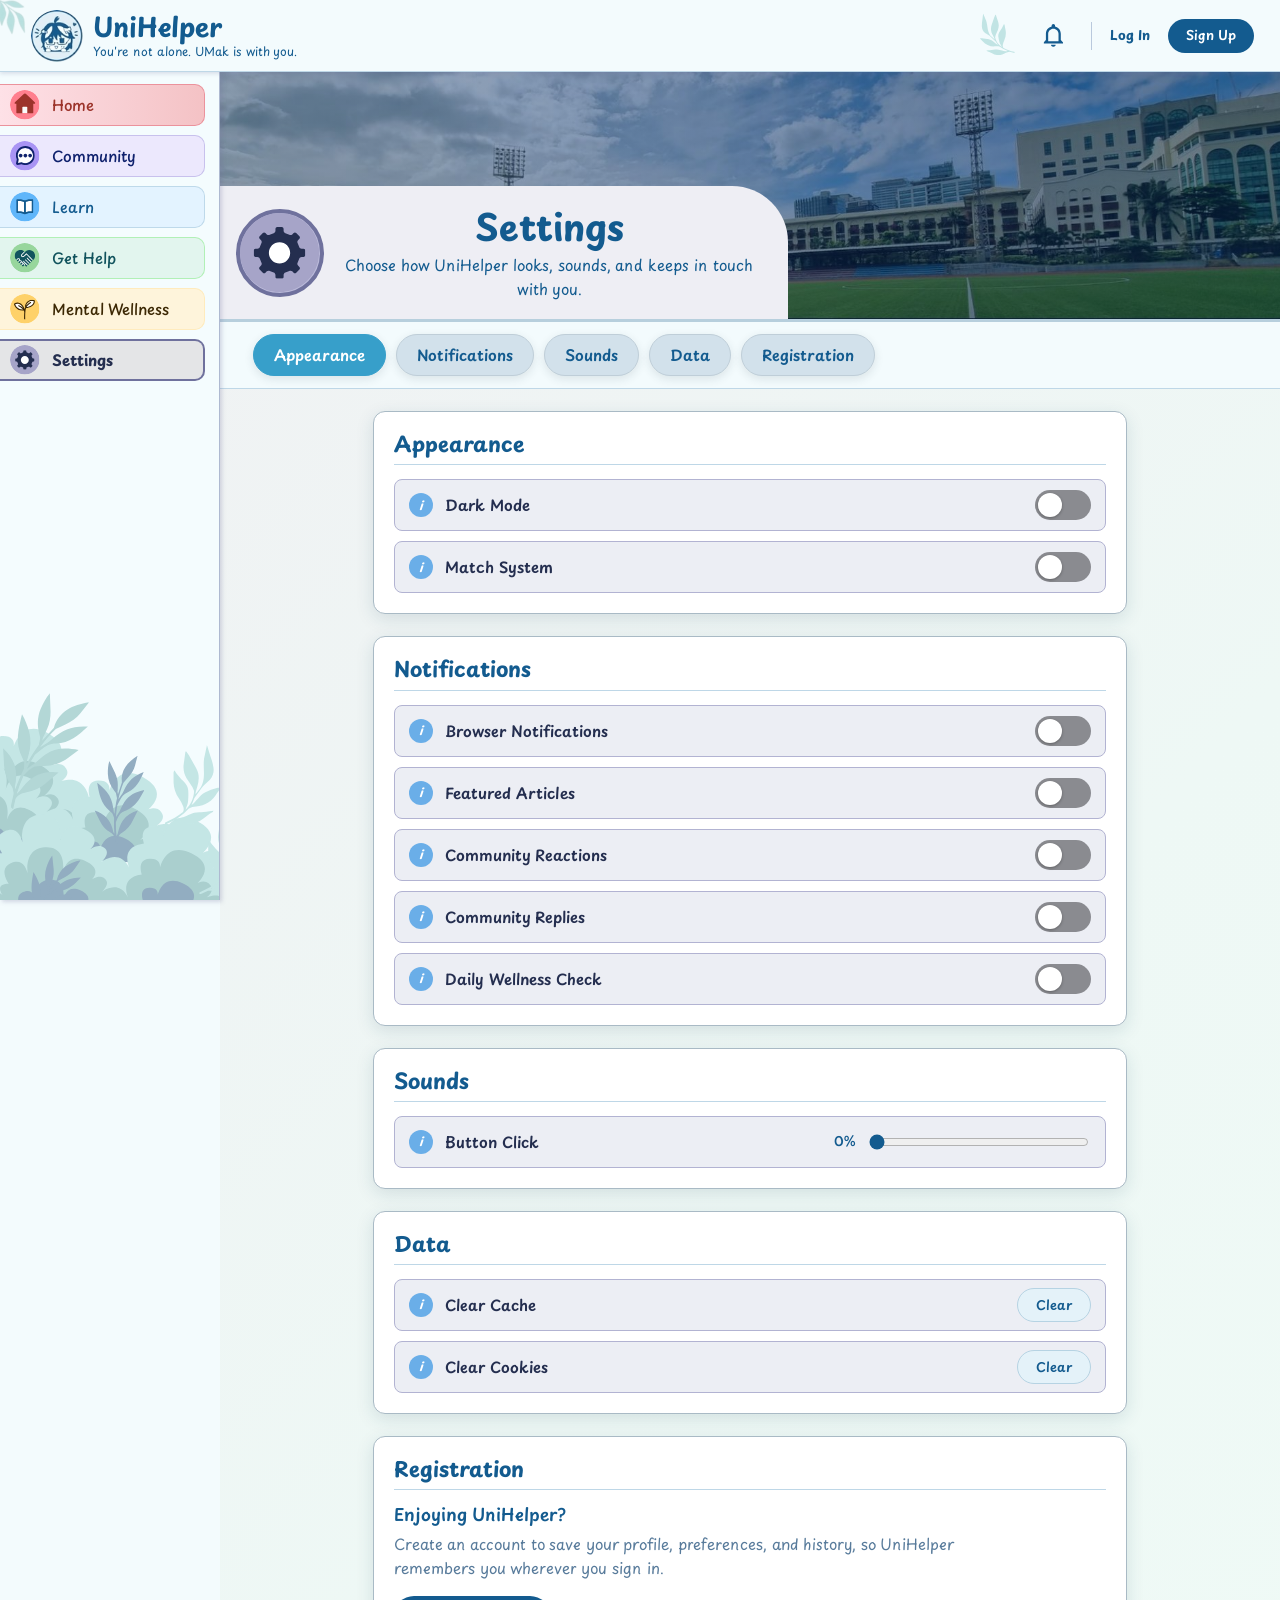
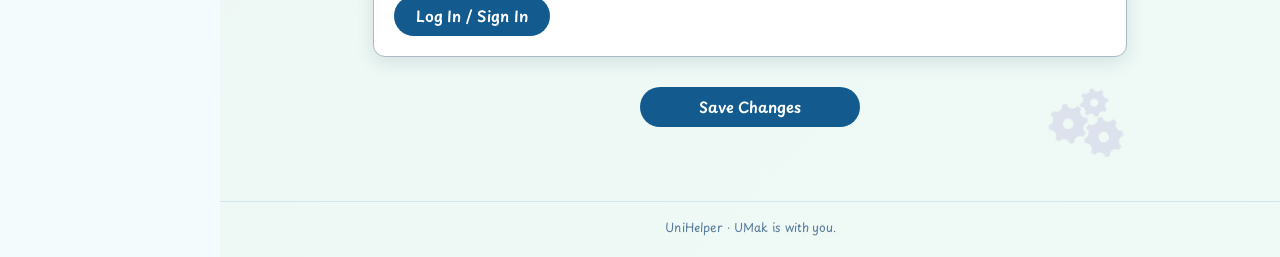
<file: settings.html>
<!DOCTYPE html>
<html lang="en">

<head>
  <meta charset="UTF-8">
  <meta name="viewport" content="width=device-width, initial-scale=1.0">
  <meta name="theme-color" content="#f3fbfd">
  <meta name="description" content="Customize appearance, notifications, sounds and data for UniHelper.">
  <title>Settings | UniHelper</title>
  <link rel="icon" type="image/png" href="assets/images/logo.svg">
  <link rel="preconnect" href="https://fonts.googleapis.com">
  <link rel="preconnect" href="https://fonts.gstatic.com" crossorigin>
  <link href="https://fonts.googleapis.com/css2?family=Playpen+Sans:wght@400;500;600;700&display=swap" rel="stylesheet">
  <link rel="stylesheet" href="css/site.css">
  <link rel="stylesheet" href="css/settings.css">
  <link rel="stylesheet" href="css/common.css">
  <script src="js/app.js" defer></script>
  <script src="js/settings.js" defer></script>
</head>

<body data-page="settings">
  <main class="main" id="main">
    <section class="page-hero hero--campus" aria-labelledby="settingsTitle">
      <div class="hero-intro">
        <div class="hero-icon" aria-hidden="true"><img class="noselect" src="assets/icons/settings.svg" alt=""></div>
        <div>
          <h1 class="noselect" id="settingsTitle">Settings</h1>
          <p class="noselect">Choose how UniHelper looks, sounds, and keeps in touch with you.</p>
        </div>
      </div>
    </section>

    <nav class="settings-nav" aria-label="Settings sections">
      <div class="chip-row" id="settingsTabs">
        <button class="chip noselect selected" type="button" data-target="appearance"
          aria-pressed="true">Appearance</button>
        <button class="chip noselect" type="button" data-target="notifications"
          aria-pressed="false">Notifications</button>
        <button class="chip noselect" type="button" data-target="sounds" aria-pressed="false">Sounds</button>
        <button class="chip noselect" type="button" data-target="data" aria-pressed="false">Data</button>
        <button class="chip noselect" type="button" data-target="registration"
          aria-pressed="false">Registration</button>
      </div>
    </nav>

    <div class="container settings-container">
      <section class="settings-section" id="appearance" aria-labelledby="appearance-h">
        <h2 class="noselect" id="appearance-h">Appearance</h2>
        <div class="setting-row">
          <button class="info-icon noselect" type="button" aria-label="About Dark Mode"
            data-tip="Uses a darker color scheme to reduce eye strain.">i</button>
          <span class="setting-name noselect">Dark Mode</span>
          <label class="toggle noselect" data-wip><input type="checkbox" aria-label="Dark Mode"><span
              class="toggle-track"></span></label>
        </div>
        <div class="setting-row">
          <button class="info-icon noselect" type="button" aria-label="About Match System"
            data-tip="Automatically follows your device's current appearance settings.">i</button>
          <span class="setting-name noselect">Match System</span>
          <label class="toggle noselect" data-wip><input type="checkbox" aria-label="Match System"><span
              class="toggle-track"></span></label>
        </div>
      </section>

      <section class="settings-section" id="notifications" aria-labelledby="notifications-h">
        <h2 class="noselect" id="notifications-h">Notifications</h2>
        <div class="setting-row">
          <button class="info-icon noselect" type="button" aria-label="About Browser Notifications"
            data-tip="Enables or disables all browser notifications from UniHelper.">i</button>
          <span class="setting-name noselect">Browser Notifications</span>
          <label class="toggle noselect" data-wip><input type="checkbox" aria-label="Browser Notifications"><span
              class="toggle-track"></span></label>
        </div>
        <div class="setting-row">
          <button class="info-icon noselect" type="button" aria-label="About Featured Articles"
            data-tip="Notifies you when new featured articles are published.">i</button>
          <span class="setting-name noselect">Featured Articles</span>
          <label class="toggle noselect" data-wip><input type="checkbox" aria-label="Featured Articles"><span
              class="toggle-track"></span></label>
        </div>
        <div class="setting-row">
          <button class="info-icon noselect" type="button" aria-label="About Community Reactions"
            data-tip="Notifies you when someone reacts to your posts or comments.">i</button>
          <span class="setting-name noselect">Community Reactions</span>
          <label class="toggle noselect" data-wip><input type="checkbox" aria-label="Community Reactions"><span
              class="toggle-track"></span></label>
        </div>
        <div class="setting-row">
          <button class="info-icon noselect" type="button" aria-label="About Community Replies"
            data-tip="Notifies you when someone replies to your posts or comments.">i</button>
          <span class="setting-name noselect">Community Replies</span>
          <label class="toggle noselect" data-wip><input type="checkbox" aria-label="Community Replies"><span
              class="toggle-track"></span></label>
        </div>
        <div class="setting-row">
          <button class="info-icon noselect" type="button" aria-label="About Daily Wellness Check"
            data-tip="Receive a daily check-in from Umi on your mood and well-being.">i</button>
          <span class="setting-name noselect">Daily Wellness Check</span>
          <label class="toggle noselect" data-wip><input type="checkbox" aria-label="Daily Wellness Check"><span
              class="toggle-track"></span></label>
        </div>
      </section>

      <section class="settings-section" id="sounds" aria-labelledby="sounds-h">
        <h2 class="noselect" id="sounds-h">Sounds</h2>
        <div class="setting-row">
          <button class="info-icon noselect" type="button" aria-label="About Button Click"
            data-tip="Volume of click sound whenever you interact with buttons and menus">i</button>
          <span class="setting-name noselect">Button Click</span>
          <span class="sound-value noselect" id="soundValue">0%</span><input type="range" class="sound-slider"
            id="soundSlider" min="0" max="100" value="0" aria-label="Button click volume">
        </div>
      </section>

      <section class="settings-section" id="data" aria-labelledby="data-h">
        <h2 class="noselect" id="data-h">Data</h2>
        <div class="setting-row">
          <button class="info-icon noselect" type="button" aria-label="About Clear Cache"
            data-tip="Removes temporary files stored by UniHelper.">i</button>
          <span class="setting-name noselect">Clear Cache</span>
          <button class="btn btn-soft btn-sm noselect" type="button" data-wip>Clear</button>
        </div>
        <div class="setting-row">
          <button class="info-icon noselect" type="button" aria-label="About Clear Cookies"
            data-tip="Removes cookies stored by UniHelper. You may need to sign in again after clearing cookies.">i</button>
          <span class="setting-name noselect">Clear Cookies</span>
          <button class="btn btn-soft btn-sm noselect type=" button" data-wip>Clear</button>
        </div>
      </section>

      <section class="settings-section registration" id="registration" aria-labelledby="registration-h">
        <h2 class="noselect" id="registration-h">Registration</h2>
        <div class="noselect" id="registrationBody">
          <h3 class="noselect">Enjoying UniHelper?</h3>
          <p class="noselect">Create an account to save your profile, preferences, and history, so UniHelper remembers
            you wherever you
            sign in.</p>
          <a class="btn noselect" href="login.html">Log In / Sign In</a>
        </div>
      </section>

      <div class="settings-footer">
        <button class="btn noselect" type="button" data-wip>Save Changes</button>
        <img class="settings-gears noselect" src="assets/icons/gears.png" alt="">
      </div>
    </div>
  </main>
</body>

</html>
</file>
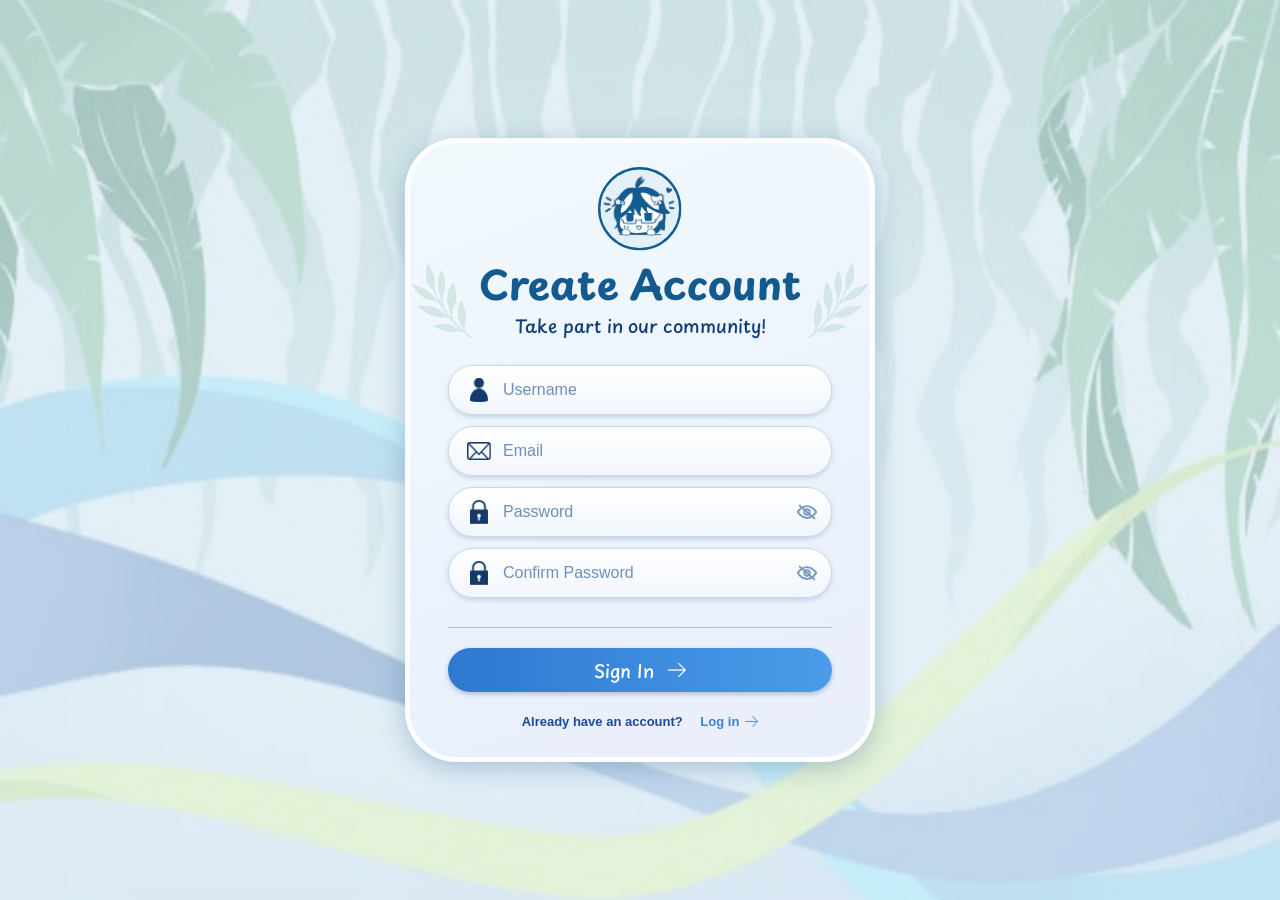
<file: signup.html>
<!DOCTYPE html>
<html lang="en">

<head>
    <meta charset="UTF-8">
    <meta name="viewport" content="width=device-width, initial-scale=1.0">
    <title>UniHelper - Create Account</title>
    <link rel="icon" type="image/png" href="assets/images/logo.svg">
    <link rel="preconnect" href="https://fonts.googleapis.com">
    <link rel="preconnect" href="https://fonts.gstatic.com" crossorigin>
    <link href="https://fonts.googleapis.com/css2?family=Playpen+Sans:wght@400;500;600;700;800&display=swap"
        rel="stylesheet">
    <link rel="stylesheet" href="css/auth.css">
    <script src="js/auth.js" defer></script>
</head>

<body>
    <img class="auth-bg" src="assets/images/loginBackground.png">
    <main class="auth-page">
        <section class="auth-card auth-card-tall">
            <header class="auth-head">
                <img class="auth-logo" src="assets/images/logo.svg">
                <div class="auth-title">
                    <img class="laurel laurel-left" src="assets/icons/laurelLeft.png">
                    <h1>Create Account</h1>
                    <p>Take part in our community!</p>
                    <img class="laurel laurel-right" src="assets/icons/laurelRight.png">
                </div>
            </header>
            <form class="auth-form" id="signupForm" novalidate>
                <div class="field">
                    <div class="field-wrap">
                        <img class="field-icon" src="assets/icons/userIcon.png">
                        <input id="username" type="text" placeholder="Username" autocomplete="username">
                    </div>
                    <p class="field-error"></p>
                </div>
                <div class="field">
                    <div class="field-wrap">
                        <img class="field-icon" src="assets/icons/envelopeIcon.png">
                        <input id="email" type="email" placeholder="Email" autocomplete="email">
                    </div>
                    <p class="field-error"></p>
                </div>
                <div class="field">
                    <div class="field-wrap">
                        <img class="field-icon" src="assets/icons/lockIcon.png">
                        <input id="password" type="password" placeholder="Password" autocomplete="new-password">
                        <button class="eye-toggle" type="button" aria-label="Show password"><svg class="eye-icon"
                                viewBox="0 0 24 24" aria-hidden="true">
                                <path d="M2 12s3.6-6.5 10-6.5S22 12 22 12s-3.6 6.5-10 6.5S2 12 2 12Z"></path>
                                <circle cx="12" cy="12" r="3"></circle>
                                <path class="eye-slash" d="M4 5l16 14"></path>
                            </svg></button>
                    </div>
                    <p class="field-error"></p>
                </div>
                <div class="field">
                    <div class="field-wrap">
                        <img class="field-icon" src="assets/icons/lockIcon.png">
                        <input id="confirm" type="password" placeholder="Confirm Password" autocomplete="new-password">
                        <button class="eye-toggle" type="button" aria-label="Show password"><svg class="eye-icon"
                                viewBox="0 0 24 24" aria-hidden="true">
                                <path d="M2 12s3.6-6.5 10-6.5S22 12 22 12s-3.6 6.5-10 6.5S2 12 2 12Z"></path>
                                <circle cx="12" cy="12" r="3"></circle>
                                <path class="eye-slash" d="M4 5l16 14"></path>
                            </svg></button>
                    </div>
                    <p class="field-error"></p>
                </div>
                <hr class="rule">
                <button class="auth-button" type="submit">Sign In<img src="assets/icons/arrowWhite.png"></button>
                <p class="switch">Already have an account? <a href="login.html">Log in<img
                            src="assets/icons/arrowBlue.png"></a></p>
            </form>
        </section>
    </main>
    <div class="wip-backdrop" id="wipModal">
        <div class="wip-box" role="dialog" aria-modal="true" aria-labelledby="wipTitle">
            <h2 class="noselect" id="wipTitle">Under Construction</h2>
            <div class="wip-text">
                <p>Sorry! This feature isn’t available in the prototype just yet.</p>
                <p>We are still helping the team get everything ready, so this part of UniHelper is still under
                    development.</p>
                <p>Thank you for your patience! (╥﹏╥)<br>- Umi</p>
            </div>
            <button class="wip-back" id="wipBack" type="button">Back</button>
            <img class="wip-mascot" src="assets/images/mascot.png">
        </div>
    </div>
</body>

</html>
</file>
<file: css/site.css>
/* ==========================================================================
   UniHelper — shared design system
   One font, one type scale, one palette, one layout shell for every page.
   Page-specific styles live in css/<page>.css and only use the tokens below.
   ========================================================================== */

/* ---------- 1. Tokens ---------------------------------------------------- */
:root {
  /* Font: Playpen Sans everywhere */
  --font: "Playpen Sans",
          "Trebuchet MS",
          Arial,
          sans-serif;

  /* Type scale (rem). Change a value here and it updates the whole site. */
  --fs-xs: 0.75rem; /* 12px  tags, captions            */
  --fs-sm: 0.8125rem; /* 13px  meta, helper text         */
  --fs-base: 0.9375rem; /* 15px  body, buttons, nav        */
  --fs-md: 1.0625rem; /* 17px  card titles, lead text    */
  --fs-lg: 1.3125rem; /* 21px  section titles            */
  --fs-xl: 1.625rem; /* 26px  sub-hero headings         */
  --fs-2xl: clamp(1.75rem, 1.35rem + 1.6vw, 2.25rem); /* 28–36px  page titles */
  --lh-tight: 1.25;
  --lh-body: 1.6;

  /* Brand palette */
  --brand: #135b8f;
  --brand-dark: #0f4a75;
  --brand-bright: #369fcb;
  --ink: #123c68; /* headings */
  --text: #283653; /* body copy */
  --muted: #587b9b; /* secondary copy */
  --line: #bed7e7;
  --page: #f3fbfd;
  --page-grad: linear-gradient(135deg, #f0f1f3 0%, #eef8f5 60%, #effaf6 100%);
  --surface: #ffffff;
  --surface-soft: rgba(255, 255, 255, 0.6);
  --focus: #f2b84b;
  --error: #b42318;
  --success: #176b45;

  /* Shape + depth */
  --radius-sm: 8px;
  --radius: 12px;
  --radius-lg: 20px;
  --shadow-sm: 0 2px 6px rgba(27, 66, 91, 0.1);
  --shadow: 0 5px 18px rgba(27, 66, 91, 0.13);
  --shadow-lg: 0 10px 28px rgba(27, 66, 91, 0.22);

  /* Layout */
  --header-h: 72px;
  --sidebar-w: 224px; /* fits "Mental Wellness" on one line */
  --gutter: clamp(16px, 2.6vw, 40px);
  --content-max: 1320px;
}

/* Page + sidebar colour themes. Each page picks one via <body data-page="…">;
   the matching sidebar pill uses the same set of variables. */
body[data-page="home"],
.nav-home {
  --c-bg: linear-gradient(90deg, #fee1e7, #f4c2c5);
  --c-bd: #eb929c;
  --c-ink: #9c332a;
  --c-strong: #d9606d;
  --c-card: #f4fbfd;
  --c-icon: #f4c2c5;
}

body[data-page="community"],
.nav-community {
  --c-bg: #ece8fd;
  --c-bd: #c8c1ed;
  --c-ink: #0f216d;
  --c-strong: #8d80d8;
  --c-card: #f1eefd;
  --c-icon: #c8c1ed;
}

body[data-page="learn"],
.nav-learn {
  --c-bg: #e3f3ff;
  --c-bd: #bed9ea;
  --c-ink: #135b8f;
  --c-strong: #17649d;
  --c-card: #f4fbfd;
  --c-icon: #63b7f3;
}

body[data-page="help"],
.nav-help {
  --c-bg: #e2f5ee;
  --c-bd: #b1f0b6;
  --c-ink: #11535d;
  --c-strong: #2f7d55;
  --c-card: #eaf7f0;
  --c-icon: #8fd3a8;
}

body[data-page="mental-wellness"],
.nav-mental-wellness {
  --c-bg: #fef4db;
  --c-bd: #ffebbd;
  --c-ink: #3c2804;
  --c-strong: #c79a2e;
  --c-card: #fff6e0;
  --c-icon: #ffd77a;
}

body[data-page="settings"],
.nav-settings {
  --c-bg: #e4e5e7;
  --c-bd: #d4d4e1;
  --c-ink: #242e4f;
  --c-strong: #6f719d;
  --c-card: #eeeef4;
  --c-icon: #b9b8d8;
}

/* ---------- 2. Base ------------------------------------------------------ */
*,
*::before,
*::after {
  box-sizing: border-box;
}

html {
  scroll-behavior: smooth;
  scroll-padding-top: calc(var(--header-h) + 16px);
  -webkit-text-size-adjust: 100%;
}

body {
  margin: 0;
  font-family: var(--font);
  font-size: var(--fs-base);
  line-height: var(--lh-body);
  color: var(--text);
  background: var(--page);
}

h1,
h2,
h3,
h4,
p,
ul {
  margin: 0;
}

h1,
h2,
h3,
h4 {
  line-height: var(--lh-tight);
  color: var(--brand);
}

h1 {
  font-size: var(--fs-2xl);
  font-weight: 700;
}

h2 {
  font-size: var(--fs-lg);
  font-weight: 700;
}

h3 {
  font-size: var(--fs-md);
  font-weight: 600;
}

ul {
  padding: 0;
  list-style: none;
}

a {
  color: inherit;
}

img {
  max-width: 100%;
}

button,
input,
select,
textarea {
  font: inherit;
  color: inherit;
}

button {
  cursor: pointer;
}

[hidden] {
  display: none !important;
}

:focus-visible {
  outline: 3px solid var(--focus);
  outline-offset: 3px;
}

.sr-only {
  position: absolute;
  overflow: hidden;
  clip: rect(0, 0, 0, 0);
  width: 1px;
  height: 1px;
  padding: 0;
  border: 0;
  margin: -1px;
  white-space: nowrap;
}

.skip-link {
  position: fixed;
  top: 8px;
  left: 8px;
  z-index: 2000;
  padding: 8px 14px;
  border-radius: var(--radius-sm);
  text-decoration: none;
  color: #fff;
  background: var(--brand);
  transform: translateY(-200%);
}

.skip-link:focus {
  transform: none;
}

body.no-scroll {
  overflow: hidden;
}

/* ---------- 3. App shell: header, sidebar, main ------------------------- */
.topbar {
  position: fixed;
  z-index: 1000;
  display: flex;
  align-items: center;
  gap: 14px;
  height: var(--header-h);
  padding: 0 clamp(14px, 2vw, 26px) 0 clamp(14px, 2.4vw, 32px);
  border-bottom: 1px solid var(--line);
  background: var(--page);
  box-shadow: 0 2px 4px rgba(111, 113, 157, 0.2);
  inset: 0 0 auto 0;
}

.topbar-leaf-left {
  position: absolute;
  top: -18px;
  left: -20px;
  width: 60px;
  height: 60px;
  pointer-events: none;
  object-fit: contain;
}

.menu-toggle {
  display: none;
  flex: 0 0 40px;
  width: 40px;
  height: 40px;
  padding: 10px;
  border: 0;
  border-radius: 10px;
  background: #e4f2f9;
}

.menu-toggle span {
  display: block;
  height: 2px;
  border-radius: 2px;
  margin: 4px 0;
  background: var(--brand);
  transition: transform 0.2s,
              opacity 0.2s;
}

body.sidebar-open .menu-toggle span:nth-child(1) {
  transform: translateY(6px) rotate(45deg);
}

body.sidebar-open .menu-toggle span:nth-child(2) {
  opacity: 0;
}

body.sidebar-open .menu-toggle span:nth-child(3) {
  transform: translateY(-6px) rotate(-45deg);
}

.brand {
  display: inline-flex;
  align-items: center;
  gap: 10px;
  min-width: 0;
  text-decoration: none;
}

.brand-logo {
  flex: none;
  width: 52px;
  height: 52px;
  border-radius: 50%;
  object-fit: cover;
}

.brand-copy {
  display: flex;
  flex-direction: column;
  min-width: 0;
  line-height: 1.1;
}

.brand-name {
  font-size: var(--fs-xl);
  font-weight: 700;
  color: var(--brand);
}

.brand-tag {
  margin-top: 3px;
  font-size: var(--fs-xs);
  color: var(--brand);
}

.topbar-leaf {
  width: 54px;
  height: 58px;
  margin-left: auto;
  opacity: 0.85;
  pointer-events: none;
  object-fit: contain;
}

.topbar-actions {
  display: flex;
  align-items: center;
  gap: 18px;
}

.topbar-actions .icon-btn {
  display: grid;
  place-items: center;
  width: 38px;
  height: 42px;
  padding: 0;
  border: 0;
  background: none;
}

.topbar-actions .icon-btn img {
  width: 24px;
  height: 24px;
}

.topbar-divider {
  width: 1px;
  height: 28px;
  background: #b9c9dd;
}

.topbar-link {
  font-size: var(--fs-sm);
  font-weight: 700;
  text-decoration: none;
  white-space: nowrap;
  color: var(--brand);
}

.topbar-link:hover {
  text-decoration: underline;
}

.user-chip {
  display: inline-flex;
  align-items: center;
  gap: 8px;
  max-width: 180px;
  font-size: var(--fs-sm);
  font-weight: 600;
  white-space: nowrap;
  color: var(--brand);
}

.user-chip img {
  width: 28px;
  height: 28px;
  border-radius: 50%;
  background: #b4cde0;
}

.user-chip span {
  overflow: hidden;
  text-overflow: ellipsis;
}

.sidebar {
  position: fixed;
  top: var(--header-h);
  bottom: 0;
  left: 0;
  z-index: 900;
  display: flex;
  overflow: hidden;
  flex-direction: column;
  width: var(--sidebar-w);
  border-right: 1px solid #aeb9d1;
  background: #f4fcfe;
  box-shadow: 2px 2px 4px rgba(111, 113, 157, 0.25);
}

.side-nav {
  position: relative;
  z-index: 1;
  display: flex;
  flex-direction: column;
  gap: 9px;
  padding: 12px 14px 0 0;
}

.nav-item {
  display: flex;
  align-items: center;
  gap: 12px;
  min-height: 42px;
  padding: 4px 10px;
  border: 1px solid var(--c-bd);
  border-left: 0;
  border-radius: 0 10px 10px 0;
  font-size: var(--fs-base);
  font-weight: 500;
  text-decoration: none;
  color: var(--c-ink);
  background: var(--c-bg);
  transition: filter 0.15s,
              transform 0.15s;
}

.nav-item:hover {
  filter: brightness(0.97);
  transform: translateX(2px);
}

.nav-item img {
  flex: 0 0 30px;
  width: 30px;
  height: 30px;
  object-fit: contain;
}

.nav-item.active {
  border-width: 2px;
  border-color: var(--c-strong);
  font-weight: 700;
}

.sidebar-decoration {
  position: absolute;
  bottom: -50px;
  left: -180px;
  width: 450px;
  max-width: 250%;
  opacity: 0.8;
  pointer-events: none;
  user-select: none;
}

.sidebar-auth {
  position: relative;
  z-index: 1;
  display: none;
  flex-direction: column;
  gap: 10px;
  padding: 14px;
  margin-top: auto;
}

.sidebar-scrim {
  position: fixed;
  z-index: 850;
  background: rgba(16, 47, 74, 0.45);
  opacity: 0;
  transition: opacity 0.2s;
  pointer-events: none;
  inset: var(--header-h) 0 0;
}

.main {
  display: flex;
  flex-direction: column;
  min-width: 0;
  min-height: 100vh;
  padding-top: var(--header-h);
  margin-left: var(--sidebar-w);
  background: var(--page-grad);
}

.container {
  width: 100%;
  max-width: var(--content-max);
  padding: 22px var(--gutter) 34px;
  margin: 0 auto;
}

.site-footer {
  padding: 16px 24px 20px;
  border-top: 1px solid #d4e4eb;
  margin-top: auto;
  font-size: var(--fs-xs);
  text-align: center;
  color: var(--muted);
}

/* ---------- 4. Page hero (same structure on every page) ------------------ */
.page-hero {
  position: relative;
  display: flex;
  justify-content: space-between;
  align-items: flex-end;
  gap: 24px;
  min-height: 250px;
  padding: 24px var(--gutter) 0;
  border-bottom: 3px solid #b7cfdd;
  background-color: #35597a;
  background-image: linear-gradient(90deg, rgba(8, 39, 91, 0.42), rgba(8, 39, 91, 0.5)),
                    var(--hero-img, none);
  background-position: center;
  background-size: cover;
  background-repeat: no-repeat;
  isolation: isolate;
}

.hero--campus {
  --hero-img: url("../assets/images/hero-campus.jpg");
}

.hero--library {
  --hero-img: url("../assets/images/hero-library.jpg");
}

.hero--aerial {
  --hero-img: url("../assets/images/hero-aerial.jpg");
}

.hero--peer {
  --hero-img: url("../assets/images/hero-peer.jpg");
}

.hero-intro {
  position: relative;
  display: flex;
  align-items: center;
  gap: 16px;
  max-width: 62%;
  min-height: 128px;
  padding: 18px 30px 18px 16px;
  border-radius: 0 56px 0 0;
  margin-left: calc(var(--gutter) * -1);
  background: var(--c-card);
}

.hero-icon {
  display: grid;
  flex: 0 0 88px;
  place-items: center;
  width: 88px;
  height: 88px;
  border: 4px solid var(--c-strong);
  border-radius: 50%;
  background: var(--c-icon);
}

.hero-icon img {
  width: 80px;
  height: 80px;
  object-fit: contain;
}

.hero-intro h1 {
  margin-bottom: 4px;
  color: var(--brand);
}

.hero-intro {
  justify-content: center;
  text-align: center;
}

.hero-intro p {
  max-width: 38ch;
  font-size: var(--fs-base);
  color: var(--brand);
  margin-inline: auto;
}

.hero-mascot {
  flex: none;
  align-self: flex-end;
  width: 150px;
  margin-top: -78px;
  margin-bottom: -18px;
  object-fit: contain;
}

.hero-aside {
  flex: 0 1 320px;
  align-self: center;
  width: 320px;
  padding: 16px 24px 20px;
  border-radius: 28px;
  margin-bottom: 14px;
  text-align: center;
  color: var(--brand);
  background: #f4fbfd;
  box-shadow: var(--shadow-lg);
}

/* ---------- 5. Buttons, chips, pills ------------------------------------ */
.btn {
  display: inline-flex;
  justify-content: center;
  align-items: center;
  gap: 10px;
  min-height: 40px;
  padding: 0 22px;
  border: 0;
  border-radius: 999px;
  font-size: var(--fs-base);
  font-weight: 600;
  text-decoration: none;
  white-space: nowrap;
  color: #fff;
  background: var(--brand);
  transition: background 0.15s,
              transform 0.15s;
}

.btn:hover {
  background: var(--brand-dark);
}

.btn:disabled {
  background: #6b7078;
  cursor: not-allowed;
}

.btn img {
  width: 16px;
  height: 16px;
  object-fit: contain;
}

.btn-sm {
  min-height: 34px;
  padding: 0 18px;
  font-size: var(--fs-sm);
}

.btn-bright {
  background: var(--brand-bright);
}

.btn-bright:hover {
  background: #2a8ab5;
}

.btn-soft {
  border: 1px solid #b6d3e3;
  color: var(--brand);
  background: #e4f2f9;
}

.btn-soft:hover {
  background: #d6edf8;
}

.btn-block {
  width: 100%;
}

.chip-row {
  display: flex;
  flex-wrap: wrap;
  align-items: center;
  gap: 10px;
}

.chip {
  display: inline-flex;
  justify-content: center;
  align-items: center;
  gap: 8px;
  min-height: 42px;
  padding: 0 20px;
  border: 1px solid #bfced8;
  border-radius: 999px;
  font-size: var(--fs-base);
  font-weight: 600;
  white-space: nowrap;
  color: var(--brand);
  background: #d2e1eb;
  box-shadow: 0 3px 10px rgba(35, 60, 76, 0.12);
  transition: background 0.18s,
              color 0.18s,
              transform 0.18s;
}

.chip:hover {
  background: #c3dce9;
  transform: translateY(-1px);
}

.chip.selected,
.chip[aria-pressed="true"] {
  border-color: #379fca;
  color: #fff;
  background: #379fca;
}

.chip img {
  width: 20px;
  height: 20px;
}

.pill {
  display: inline-block;
  overflow: hidden;
  max-width: 100%;
  padding: 2px 10px;
  border-radius: 999px;
  font-size: var(--fs-xs);
  font-weight: 600;
  line-height: 1.5;
  text-overflow: ellipsis;
  white-space: nowrap;
  color: #075c91;
  background: #d8efff;
}

.pill[data-category="Self-Esteem"] {
  color: #4a52b0;
  background: #e6e9ff;
}

.pill[data-category="Wellness"],
.pill[data-category="Support"] {
  color: #1f6f5c;
  background: #d9f5e8;
}

.pill[data-category="Relationships"] {
  color: #8a4f9e;
  background: #f2e2fa;
}

.pill[data-category="Self-Growth"] {
  color: #8a5d0f;
  background: #fff0d4;
}

.pill[data-category="Academics"] {
  color: #1c5e9a;
  background: #cfe7fb;
}

.pill[data-category="Mental Health"] {
  color: #1f6f6a;
  background: #c8ece8;
}

.pill[data-category="Life & Future"],
.pill[data-category="General"] {
  color: #5b52b8;
  background: #dcd9f8;
}

.pill[data-category="Other"] {
  color: #4d5b6e;
  background: #e3e8ee;
}

/* ---------- 6. Section heading + panels --------------------------------- */
.section-head {
  display: flex;
  align-items: center;
  gap: 12px;
  margin: 0 0 18px;
}

.section-head .heading-icon {
  display: grid;
  flex: 0 0 48px;
  place-items: center;
  width: 48px;
  border: 3px solid var(--c-strong);
  border-radius: 50%;
  background: var(--c-icon);
  aspect-ratio: 1;
}

.section-head .heading-icon img {
  width: 44px;
  object-fit: contain;
  aspect-ratio: 1;
}

.section-head h2 {
  color: var(--brand);
}

.section-head p {
  margin-top: 2px;
  font-size: var(--fs-sm);
  color: var(--muted);
}

.section-head .head-action {
  margin-left: auto;
}

.result-count {
  margin-left: auto;
  font-size: var(--fs-sm);
  color: var(--muted);
}

.section-head .head-action + .result-count {
  margin-left: 0;
}

.panel {
  padding: 16px 18px 8px;
  border: 1px solid var(--line);
  border-radius: var(--radius);
  background: var(--surface-soft);
}

.view-all {
  display: inline-flex;
  align-items: center;
  gap: 8px;
  margin-left: auto;
  font-size: var(--fs-sm);
  font-weight: 700;
  text-decoration: none;
  color: var(--brand);
}

.view-all:hover {
  text-decoration: underline;
}

.view-all img {
  width: 16px;
  object-fit: contain;
  aspect-ratio: 1;
}

.empty-state {
  padding: 40px 15px;
  text-align: center;
  color: var(--muted);
}

/* ---------- 7. Media card (articles, exercises, home list) --------------- */
.card-grid {
  display: grid;
  grid-template-columns: repeat(var(--cols, 3), minmax(0, 1fr));
  gap: 22px;
}

.media-card {
  display: flex;
  overflow: hidden;
  min-width: 0;
  padding: 0;
  border: 1px solid #a9bac5;
  border-radius: var(--radius);
  text-align: left;
  text-decoration: none;
  color: var(--ink);
  background: var(--surface);
  box-shadow: var(--shadow);
  transition: transform 0.18s,
              box-shadow 0.18s;
}

button.media-card {
  font: inherit;
}

.media-card:hover {
  box-shadow: 0 9px 22px rgba(27, 66, 91, 0.2);
  transform: translateY(-3px);
}

.media-card img {
  pointer-events: none;
  user-select: none;
  -webkit-user-drag: none;
}

.media-media {
  position: relative;
  display: block;
  overflow: hidden;
  background: #dff5fc;
}

.media-media img {
  display: block;
  width: 100%;
  height: 100%;
  object-fit: cover;
}

.media-media .pill {
  position: absolute;
  bottom: 12px;
  left: 14px;
}

.media-body {
  display: flex;
  flex: 1;
  flex-direction: column;
  align-items: flex-start;
  gap: 6px;
  min-width: 0;
  padding: 14px 16px 14px;
}

.media-title {
  font-size: var(--fs-md);
  font-weight: 700;
  line-height: var(--lh-tight);
  color: var(--brand);
}

.media-desc {
  font-size: var(--fs-sm);
  line-height: 1.5;
  color: var(--muted);
}

.clamp-2,
.clamp-3 {
  display: -webkit-box;
  overflow: hidden;
  -webkit-box-orient: vertical;
}

.clamp-2 {
  -webkit-line-clamp: 2;
}

.clamp-3 {
  -webkit-line-clamp: 3;
}

.meta {
  display: flex;
  flex-wrap: wrap;
  align-items: center;
  gap: 6px 14px;
  padding-top: 6px;
  margin-top: auto;
  font-size: var(--fs-xs);
  color: #6087b3;
}

.meta-item {
  display: inline-flex;
  align-items: center;
  gap: 5px;
  white-space: nowrap;
}

.meta-item img {
  width: 14px;
  height: 14px;
  object-fit: contain;
}

/* vertical: image on top */
.media-card--v {
  flex-direction: column;
}

.media-card--v .media-media {
  flex: none;
  height: 150px;
}

/* horizontal: image left */
.media-card--h {
  flex-direction: row;
  min-height: 136px;
}

.media-card--h .media-media {
  flex: 0 0 40%;
  min-width: 96px;
}

.media-card--h .media-body {
  padding: 12px 14px;
}

/* flat: list rows inside a panel */
.media-card--flat {
  gap: 14px;
  padding: 12px 0;
  border: 0;
  border-top: 1px solid var(--line);
  border-radius: 0;
  background: none;
  box-shadow: none;
}

.media-card--flat:first-child {
  padding-top: 2px;
  border-top: 0;
}

.media-card--flat:hover {
  box-shadow: none;
  transform: none;
}

.media-card--flat:hover .media-title {
  text-decoration: underline;
}

.media-card--flat .media-media {
  flex: 0 0 150px;
  min-width: 0;
  height: 100px;
  border-radius: var(--radius-sm);
}

.media-card--flat .media-body {
  gap: 4px;
  padding: 0;
}

/* ---------- 8. Modals (Under Construction) + toast ---------------------- */
.wip-backdrop {
  position: fixed;
  z-index: 3000;
  display: none;
  justify-content: center;
  align-items: center;
  padding: 24px;
  background: rgba(0, 0, 0, 0.45);
  inset: 0;
}

.wip-backdrop.open {
  display: flex;
}

.wip-box {
  position: relative;
  display: flex;
  flex-direction: column;
  width: min(720px, 100%);
  max-height: calc(100vh - 48px);
  padding: 28px 32px 22px;
  border-radius: var(--radius);
  color: var(--brand);
  background: #fff;
  box-shadow: 0 4px 14px rgba(0, 0, 0, 0.27);
}

.wip-box h2 {
  margin-bottom: 14px;
  font-size: var(--fs-2xl);
  line-height: 1.15;
}

.wip-text {
  display: flex;
  flex-direction: column;
  gap: 14px;
  max-width: 30em;
  font-size: var(--fs-md);
  font-weight: 600;
  line-height: 1.6;
}

.wip-back {
  align-self: center;
  min-width: 190px;
  margin-top: 22px;
}

.wip-mascot {
  position: absolute;
  right: -50px;
  bottom: 0;
  width: 250px;
  max-width: 42%;
  filter: drop-shadow(3px 0 0 #fff) drop-shadow(-3px 0 0 #fff) drop-shadow(0 3px 0 #fff) drop-shadow(0 -3px 0 #fff);
  pointer-events: none;
  object-fit: contain;
}

.wip-box {
  padding-right: min(34%, 270px);
}

.toast {
  position: fixed;
  bottom: 20px;
  left: 50%;
  z-index: 3100;
  padding: 11px 18px;
  border-radius: 10px;
  color: #fff;
  background: #174e77;
  opacity: 0;
  box-shadow: var(--shadow);
  transition: opacity 0.2s,
              transform 0.2s;
  transform: translate(-50%, 15px);
  pointer-events: none;
}

.toast.visible {
  opacity: 1;
  transform: translate(-50%, 0);
}

.info-tooltip {
  position: fixed;
  z-index: 3200;
  max-width: 260px;
  padding: 8px 12px;
  border-radius: var(--radius-sm);
  font-size: var(--fs-sm);
  line-height: 1.4;
  color: #fff;
  background: #174e77;
  opacity: 0;
  box-shadow: var(--shadow);
  transition: opacity 0.12s;
  pointer-events: none;
}

.info-tooltip.visible {
  opacity: 1;
}

/* ---------- 9. Responsive ------------------------------------------------ */
@media (max-width: 1280px) {
  :root {
    --sidebar-w: 220px;
  }

  .hero-aside {
    flex-basis: 280px;
    width: 280px;
  }
}

@media (max-width: 1100px) {
  .card-grid {
    --cols: 2;
  }
}

@media (max-width: 900px) {
  :root {
    --header-h: 64px;
    --sidebar-w: 240px;
  }

  .menu-toggle {
    display: block;
  }

  .topbar-leaf,
  .topbar-leaf-left {
    display: none;
  }

  .topbar-actions {
    margin-left: auto;
  }

  .sidebar {
    box-shadow: 10px 0 24px rgba(21, 62, 90, 0.18);
    transition: transform 0.24s ease;
    transform: translateX(-105%);
  }

  body.sidebar-open .sidebar {
    transform: none;
  }

  body.sidebar-open .sidebar-scrim {
    opacity: 1;
    pointer-events: auto;
  }

  .sidebar-auth {
    display: flex;
  }

  .main {
    margin-left: 0;
  }

  /* cards (mood / verified / journal) go on top, intro card sits at the bottom edge */
  .page-hero {
    display: flex;
    flex-direction: column;
    align-items: stretch;
    gap: 0;
    min-height: 0;
    padding: 16px 0 0;
  }

  /* pages with no card keep a strip of photo above the intro */
  .page-hero:not(:has(.hero-aside)) {
    padding-top: 72px;
  }

  .hero-intro {
    max-width: 100%;
    min-height: 0;
    padding: 12px var(--gutter);
    margin-left: 0;
  }

  .hero-aside {
    flex: none;
    align-self: stretch;
    order: -1;
    width: auto;
    margin: 0 var(--gutter) 16px;
  }
}

@media (max-width: 640px) {
  .card-grid {
    --cols: 1;
  }

  .page-hero:not(:has(.hero-aside)) {
    padding-top: 48px;
  }

  .hero-icon {
    flex-basis: 56px;
    width: 56px;
    height: 56px;
    border-width: 3px;
  }

  .hero-icon img {
    width: 34px;
    height: 34px;
  }

  .hero-intro {
    gap: 12px;
    border-radius: 0 36px 0 0;
    padding-block: 10px;
  }

  .hero-intro h1 {
    font-size: var(--fs-xl);
  }

  .hero-intro p {
    font-size: var(--fs-sm);
  }

  .hero-mascot {
    width: 96px;
    margin-top: -40px;
    margin-bottom: -10px;
  }

  .topbar-divider,
  .topbar-actions .topbar-link,
  .topbar-actions .btn,
  .topbar-actions .user-chip {
    display: none;
  }

  .topbar-actions {
    gap: 6px;
  }

  .brand-logo {
    width: 40px;
    height: 40px;
  }

  .brand-name {
    font-size: var(--fs-lg);
  }

  .chip {
    min-height: 38px;
    padding: 0 14px;
    font-size: var(--fs-sm);
  }

  .media-card--flat .media-media {
    flex-basis: 110px;
    height: 84px;
  }

  .wip-box {
    padding: 22px 20px 18px;
  }

  .wip-mascot {
    display: none;
  }

  .wip-text {
    font-size: var(--fs-base);
  }
}

@media (max-width: 420px) {
  .brand-tag {
    display: none;
  }
}

@media (prefers-reduced-motion: reduce) {
  html {
    scroll-behavior: auto;
  }

  *,
  *::before,
  *::after {
    transition-duration: 0.01ms !important;
    animation-duration: 0.01ms !important;
  }
}

/* sidebar log-in / sign-up shown inside the mobile drawer */
.sidebar-auth .topbar-link {
  display: flex;
  justify-content: center;
  align-items: center;
  min-height: 40px;
  border: 1px solid var(--line);
  border-radius: 999px;
  background: #fff;
}

.sidebar-auth .user-chip {
  justify-content: center;
  max-width: none;
}

.sidebar-auth .btn {
  width: 100%;
}
</file>
<file: css/help.css>
/* Get Help hub + Peer Support */

/* ---------- hub cards ---------- */
.help-cards {
  display: grid;
  grid-template-columns: repeat(2, minmax(0, 1fr));
  gap: 28px;
  max-width: 980px;
  margin: 14px auto 0;
}

.help-card {
  display: flex;
  flex-direction: column;
  align-items: center;
  gap: 12px;
  padding: 30px 30px 24px;
  border: 3px solid var(--hc-bd);
  border-radius: var(--radius-lg);
  text-align: center;
  text-decoration: none;
  color: var(--hc-ink);
  background: var(--hc-bg);
  box-shadow: var(--shadow);
  transition: transform 0.18s,
              box-shadow 0.18s;
}

.help-card:hover {
  box-shadow: var(--shadow-lg);
  transform: translateY(-3px);
}

.help-card--peer {
  --hc-bd: #b1f0b6;
  --hc-ink: #11535d;
  --hc-bg: #e2f5ee;
}

.help-card--pro {
  --hc-bd: #f4b6bd;
  --hc-ink: #9c332a;
  --hc-bg: #fdeef0;
}

.help-card h2 {
  font-size: var(--fs-xl);
  color: inherit;
}

.help-card p {
  max-width: 36ch;
  font-size: var(--fs-md);
  line-height: 1.6;
}

.help-card-icon {
  display: block;
  width: 88px;
  height: 88px;
}

.help-card-icon img {
  width: 100%;
  height: 100%;
  border-radius: 50%;
  object-fit: cover;
}

.help-card-cta {
  display: inline-flex;
  align-items: center;
  gap: 8px;
  padding-top: 6px;
  margin-top: auto;
  font-size: var(--fs-sm);
  font-weight: 700;
  color: var(--brand);
}

.help-card-cta img {
  width: 16px;
  height: 16px;
}

/* ---------- peer support ---------- */
.peer-controls {
  display: flex;
  flex-wrap: wrap;
  align-items: center;
  gap: 12px;
  margin-bottom: 22px;
}

.new-thread {
  border: 2px solid #4e9a6b;
  color: #11535d;
  background: #8fd3a8;
}

.new-thread:hover {
  background: #7cc597;
}

.new-thread span {
  font-size: var(--fs-lg);
  line-height: 1;
}

.peer-controls .chip-row {
  flex: 1 1 100%;
  margin-top: 2px;
}

.thread-head {
  margin-bottom: 12px;
}

.thread-list {
  border: 1px solid #a9bac5;
  border-radius: var(--radius);
  background: var(--surface);
  box-shadow: var(--shadow);
}

.thread {
  display: grid;
  align-items: center;
  grid-template-columns: 64px minmax(0, 1fr) auto auto;
  gap: 12px 20px;
  padding: 18px 22px;
  border-bottom: 1px solid var(--line);
}

.thread:last-child {
  border-bottom: 0;
}

.thread:target,
.thread.flash {
  animation: flash 2.4s ease-out;
}

@keyframes flash {
  0%,
  55% {
    background: #e4f4fa;
  }

  100% {
    background: transparent;
  }
}

.thread-avatar img {
  width: 60px;
  height: 60px;
  border-radius: 50%;
  background: #b4cde0;
  object-fit: cover;
}

.thread-title {
  margin-bottom: 4px;
  font-size: var(--fs-md);
}

.thread-excerpt {
  margin-bottom: 8px;
  font-size: var(--fs-sm);
  color: var(--muted);
}

.thread-tags {
  display: flex;
  flex-wrap: wrap;
  gap: 6px;
}

.thread-meta {
  display: flex;
  flex-direction: column;
  gap: 8px;
  font-size: var(--fs-sm);
  color: var(--muted);
}

.thread-meta div {
  display: flex;
  align-items: center;
  gap: 10px;
  white-space: nowrap;
}

.thread-meta img {
  width: 22px;
  height: 22px;
  object-fit: contain;
}

@media (max-width: 900px) {
  .help-cards {
    gap: 18px;
  }

  .thread {
    grid-template-columns: 52px minmax(0, 1fr) auto;
  }

  .thread-avatar img {
    width: 48px;
    height: 48px;
  }

  .thread-meta {
    flex-direction: row;
    gap: 16px;
    grid-column: 2;
  }

  .thread .btn {
    grid-column: 3;
    grid-row: 1 / span 2;
  }
}

@media (max-width: 640px) {
  .help-cards {
    grid-template-columns: 1fr;
  }

  .help-card {
    padding: 22px 20px 20px;
  }

  .thread {
    grid-template-columns: 44px minmax(0, 1fr);
    padding: 14px;
  }

  .thread-avatar img {
    width: 40px;
    height: 40px;
  }

  .thread .btn {
    grid-column: 2;
    grid-row: auto;
    justify-self: start;
  }
}
</file>
<file: css/common.css>
.noselect {
  -webkit-touch-callout: none; /* iOS Safari */
  -webkit-user-select: none; /* Safari / Chrome */
  -khtml-user-select: none; /* Older Konqueror */
  -moz-user-select: none; /* Firefox */
  -ms-user-select: none; /* IE/Edge */
  user-select: none; /* Standard */
}
</file>
<file: css/home.css>
/* Home — mood check-in, featured articles, recent posts */

.page-hero .hero-intro {
  position: relative;
  padding-left: 150px;
}

.page-hero .hero-mascot {
  position: absolute;
  bottom: 0px;
  left: -35px;
  width: 230px; /* change this freely */
  margin: 0;
}

.page-hero .hero-intro {
  gap: 8px;
  padding-right: 36px;
}

.page-hero .hero-intro .btn {
  margin-inline: auto;
}

.page-hero .hero-intro p {
  margin-bottom: 14px;
}

.mood-card {
  flex: 0 1 440px;
  width: 440px;
  margin-right: clamp(0px, 4vw, 0px);
  text-align: left;
}

.mood-card h2 {
  margin-bottom: 14px;
  font-size: var(--fs-lg);
}

.mood-options {
  display: flex;
  justify-content: space-between;
  align-items: flex-end;
  gap: 4px;
}

.mood-option {
  display: flex;
  flex: 1 1 0;
  flex-direction: column;
  align-items: center;
  gap: 4px;
  min-width: 0;
  padding: 4px 0;
  border: 0;
  border-radius: var(--radius-sm);
  font-size: var(--fs-sm);
  color: var(--brand);
  background: none;
}

.mood-option img {
  display: block;
  width: clamp(46px, 5.2vw, 72px);
  height: auto;
  transition: transform 0.15s;
  object-fit: contain;
  aspect-ratio: 1;
}

.mood-option:hover img {
  transform: scale(1.1);
}

.mood-option.selected {
  font-weight: 700;
}

.mood-option.selected img {
  transform: scale(1.22);
}

.mood-option.selected span {
  margin-top: 4px;
}

.mood-confirm,
.mood-done {
  display: flex;
  margin: 14px auto 0;
}

.mood-response {
  text-align: center;
}

.mood-response h2 {
  margin-bottom: 8px;
  font-size: var(--fs-md);
}

.mood-response > p {
  margin-bottom: 14px;
  font-size: var(--fs-sm);
  color: var(--text);
}

.mood-links {
  display: grid;
  grid-template-columns: 1fr 1fr;
  gap: 10px 12px;
  padding: 12px 14px;
  border: 1px solid #bcd8ec;
  border-radius: 8px;
  text-align: left;
  background: #e3f3ff;
}

.mood-links.single {
  grid-template-columns: 1fr;
}

.mood-link {
  display: flex;
  align-items: center;
  gap: 8px;
  font-size: var(--fs-sm);
  font-weight: 700;
  text-decoration: none;
  color: var(--brand);
}

.mood-link img {
  flex: none;
  width: 26px;
  height: 26px;
  object-fit: contain;
}

.mood-link:hover {
  text-decoration: underline;
}

.home-panels {
  display: grid;
  align-items: start;
  grid-template-columns: 1.1fr 1fr;
  gap: 22px;
}

.panel-head {
  display: flex;
  justify-content: space-between;
  align-items: center;
  gap: 12px;
  padding-bottom: 10px;
}

/* featured article rows reuse .media-card--flat */
.media-card--flat .media-title {
  font-size: var(--fs-md);
}

/* community post cards */
.post-card {
  display: block;
  padding: 12px 16px 10px;
  border: 1px solid var(--line);
  border-radius: var(--radius);
  margin-bottom: 12px;
  text-decoration: none;
  color: var(--brand);
  background: rgba(255, 255, 255, 0.6);
  transition: box-shadow 0.15s;
}

.post-card:hover {
  box-shadow: 0 2px 8px rgba(0, 0, 0, 0.12);
}

.post-top {
  display: flex;
  align-items: center;
  gap: 8px;
}

.post-avatar {
  width: 28px;
  height: 28px;
  border-radius: 50%;
  background: #b4cde0;
}

.post-user {
  font-size: var(--fs-sm);
  color: #6087b3;
}

.post-more {
  margin-left: auto;
  font-size: var(--fs-md);
  line-height: 1;
  letter-spacing: 2px;
  color: #6087b3;
}

.post-card h3 {
  margin: 8px 0 4px;
  font-size: var(--fs-base);
  font-weight: 700;
}

.post-card p {
  font-size: var(--fs-sm);
  color: #6087b3;
}

.post-foot {
  display: flex;
  align-items: center;
  gap: 16px;
  margin-top: 8px;
  font-size: var(--fs-xs);
  color: #6087b3;
}

.post-foot span {
  display: inline-flex;
  align-items: center;
  gap: 5px;
}

.post-foot img {
  width: 16px;
  height: 16px;
  object-fit: contain;
}

.post-foot time {
  margin-left: auto;
}

@media (max-width: 1280px) {
  .mood-card {
    flex-basis: 400px;
    width: 400px;
  }
}

@media (max-width: 1100px) {
  .home-panels {
    grid-template-columns: 1fr;
  }
}

@media (max-width: 900px) {
  .page-hero .hero-intro {
    position: relative;
    padding-left: 100px;
  }

  .page-hero .hero-mascot {
    position: absolute;
    bottom: 0px;
    left: 20px;
    width: 215px; /* change this freely */
    margin: 0;
  }

  .mood-card {
    flex: none;
    width: auto;
    margin-right: var(--gutter);
    margin-left: var(--gutter);
  }
}

@media (max-width: 640px) {
  .page-hero .hero-intro {
    position: relative;
    padding-left: 140px;
  }

  .page-hero .hero-mascot {
    position: absolute;
    bottom: 0px;
    left: -39px;
    width: 215px; /* change this freely */
    margin: 0;
  }

  .mood-links {
    grid-template-columns: 1fr;
  }

  .media-card--flat {
    flex-direction: column;
  }

  .media-card--flat .media-media {
    flex-basis: auto;
    width: 100%;
    height: 150px;
  }
}

/* Done: fade the card out, then collapse its space so the hero eases back; js/home.js removes it after */
.mood-card.fading {
  overflow: hidden;
  pointer-events: none;
  animation: mood-fade 0.35s ease forwards,
             mood-collapse 0.45s ease 0.3s forwards;
}

@keyframes mood-fade {
  to {
    opacity: 0;
    transform: translateY(-8px) scale(0.97);
  }
}

@keyframes mood-collapse {
  to {
    flex-basis: 0;
    width: 0;
    max-height: 0;
    padding: 0;
    margin: 0;
  }
}
</file>
<file: css/welcome.css>
.uh-welcome {
  position: fixed;
  inset: 0;
  z-index: 4000;
  display: none;
  align-items: center;
  justify-content: center;
  padding: 24px;
  background: rgba(14, 40, 62, 0.55);
  backdrop-filter: blur(3px);
  font-family: "Playpen Sans", "Trebuchet MS", Arial, sans-serif;
}

.uh-welcome.open {
  display: flex;
  animation: uh-fade 0.25s ease-out;
}

.uh-box {
  position: relative;
  display: grid;
  grid-template-columns: 290px 1fr;
  width: min(860px, 100%);
  min-height: 480px;
  max-height: calc(100vh - 48px);
  overflow: hidden;
  border-radius: 22px;
  background: #fff;
  color: #135b8f;
  box-shadow: 0 18px 50px rgba(8, 36, 60, 0.4);
  animation: uh-pop 0.4s cubic-bezier(0.2, 0.9, 0.3, 1.2);
}

.uh-side {
  position: relative;
  overflow: hidden;
  background: linear-gradient(165deg, #cfe9f8 0%, #dcf3ea 55%, #fdf0cf 100%);
}

.uh-orb {
  position: absolute;
  border-radius: 50%;
  opacity: 0.55;
  animation: uh-drift 9s ease-in-out infinite;
}

.uh-orb-1 {
  top: -50px;
  left: -40px;
  width: 170px;
  height: 170px;
  background: #a9d3ee;
}

.uh-orb-2 {
  bottom: 40px;
  right: -60px;
  width: 190px;
  height: 190px;
  background: #b7e6cf;
  animation-delay: -3s;
}

.uh-orb-3 {
  bottom: -50px;
  left: -30px;
  width: 140px;
  height: 140px;
  background: #fbe3a0;
  animation-delay: -6s;
}

.uh-spark {
  position: absolute;
  width: 14px;
  height: 14px;
  background: #fff;
  clip-path: polygon(
    50% 0,
    62% 38%,
    100% 50%,
    62% 62%,
    50% 100%,
    38% 62%,
    0 50%,
    38% 38%
  );
  animation: uh-twinkle 2.6s ease-in-out infinite;
}

.uh-spark-1 {
  top: 34%;
  left: 14%;
}

.uh-spark-2 {
  top: 48%;
  right: 12%;
  width: 20px;
  height: 20px;
  animation-delay: -1s;
}

.uh-spark-3 {
  bottom: 30%;
  left: 10%;
  width: 11px;
  height: 11px;
  animation-delay: -1.8s;
}

.uh-bubble {
  position: absolute;
  top: 26px;
  left: 50%;
  z-index: 2;
  max-width: 220px;
  padding: 10px 18px;
  border-radius: 18px;
  background: #fff;
  color: #135b8f;
  font-size: 0.9375rem;
  font-weight: 600;
  text-align: center;
  white-space: nowrap;
  box-shadow: 0 4px 12px rgba(19, 91, 143, 0.18);
  transform: translateX(-50%);
}

.uh-bubble::after {
  content: "";
  position: absolute;
  bottom: -8px;
  left: 50%;
  width: 16px;
  height: 16px;
  background: #fff;
  transform: translateX(-50%) rotate(45deg);
  border-radius: 3px;
}

.uh-bubble.pop {
  animation: uh-bubble 0.45s cubic-bezier(0.2, 0.9, 0.3, 1.4);
}

.uh-umi {
  position: absolute;
  top: 70px;
  left: 50%;
  z-index: 1;
  width: 290px;
  height: 330px;
  object-fit: contain;
  object-position: bottom;
  transform: translateX(-50%);
  filter: drop-shadow(0 8px 10px rgba(19, 91, 143, 0.22));
  animation: uh-float 3.4s ease-in-out infinite;
}

.uh-main {
  position: relative;
  display: flex;
  flex-direction: column;
  padding: 34px 38px 24px;
  overflow-y: auto;
}

.uh-close {
  position: absolute;
  top: 14px;
  right: 16px;
  width: 34px;
  height: 34px;
  border: none;
  border-radius: 50%;
  background: transparent;
  color: #587b9b;
  font-family: inherit;
  font-size: 1.6rem;
  line-height: 1;
  cursor: pointer;
}

.uh-close:hover {
  background: #e3f3ff;
  color: #135b8f;
}

.uh-step {
  flex: 1;
}

.uh-step.uh-from-right {
  animation: uh-in-right 0.4s ease-out;
}

.uh-step.uh-from-left {
  animation: uh-in-left 0.4s ease-out;
}

.uh-eyebrow {
  margin: 0 0 6px;
  font-size: 0.75rem;
  font-weight: 700;
  letter-spacing: 0.12em;
  color: #3a98c6;
}

.uh-step h2 {
  margin: 0 0 14px;
  font-size: clamp(1.7rem, 1.3rem + 1.2vw, 2.25rem);
  line-height: 1.15;
  font-weight: 700;
  color: #135b8f;
}

.uh-body p {
  margin: 0 0 12px;
  font-size: 0.9375rem;
  line-height: 1.65;
  color: #283653;
}

.uh-body .uh-lead {
  font-size: 1.0625rem;
  font-weight: 600;
}

.uh-body strong {
  color: #135b8f;
}

.uh-pills {
  display: flex;
  flex-wrap: wrap;
  gap: 8px;
  margin-top: 16px;
}

.uh-pill {
  padding: 6px 14px;
  border-radius: 999px;
  font-size: 0.8125rem;
  font-weight: 600;
}

.uh-pill-a {
  background: #ece8fd;
  color: #4b3fa6;
}

.uh-pill-b {
  background: #e3f3ff;
  color: #135b8f;
}

.uh-pill-c {
  background: #e2f5ee;
  color: #11535d;
}

.uh-tiles {
  display: grid;
  grid-template-columns: 1fr 1fr;
  gap: 10px;
}

.uh-tile {
  display: flex;
  align-items: flex-start;
  gap: 10px;
  padding: 12px;
  border: 1px solid;
  border-radius: 14px;
  transition: transform 0.2s;
}

.uh-tile:hover {
  transform: translateY(-3px);
}

.uh-tile img {
  flex-shrink: 0;
  width: 36px;
  height: 36px;
  object-fit: contain;
}

.uh-tile strong {
  display: block;
  font-size: 0.9375rem;
  line-height: 1.3;
}

.uh-tile span {
  display: block;
  margin-top: 3px;
  font-size: 0.78rem;
  line-height: 1.45;
  color: #283653;
}

.uh-tile-community {
  background: #ece8fd;
  border-color: #c8c1ed;
}

.uh-tile-learn {
  background: #e3f3ff;
  border-color: #bed9ea;
}

.uh-tile-help {
  background: #e2f5ee;
  border-color: #b1e0c4;
}

.uh-tile-care {
  background: #fef4db;
  border-color: #f3dfa8;
}

.uh-body .uh-careful {
  padding: 12px 14px;
  border-left: 4px solid #3a98c6;
  border-radius: 8px;
  background: #e3f3ff;
  font-size: 0.875rem;
}

.uh-body .uh-proto {
  margin-bottom: 0;
  font-size: 0.8125rem;
  color: #587b9b;
}

.uh-foot {
  display: flex;
  align-items: center;
  justify-content: space-between;
  gap: 16px;
  margin-top: 18px;
}

.uh-dots {
  display: flex;
  gap: 8px;
}

.uh-dot {
  width: 10px;
  height: 10px;
  padding: 0;
  border: none;
  border-radius: 999px;
  background: #c5dcec;
  cursor: pointer;
  transition:
    width 0.25s,
    background 0.25s;
}

.uh-dot.done {
  background: #7fb8dc;
}

.uh-dot.active {
  width: 28px;
  background: #135b8f;
}

.uh-nav {
  display: flex;
  gap: 10px;
}

.uh-btn {
  height: 40px;
  padding: 0 24px;
  border: none;
  border-radius: 20px;
  font-family: inherit;
  font-size: 0.9375rem;
  font-weight: 600;
  cursor: pointer;
  transition:
    background 0.2s,
    transform 0.15s;
}

.uh-btn:active {
  transform: scale(0.96);
}

.uh-btn-ghost {
  background: #e3f3ff;
  color: #135b8f;
}

.uh-btn-ghost:hover {
  background: #cfe7fb;
}

.uh-btn-main {
  min-width: 110px;
  background: #126495;
  color: #fff;
}

.uh-btn-main:hover {
  background: #0d527e;
}

.uh-close:focus-visible,
.uh-dot:focus-visible,
.uh-btn:focus-visible {
  outline: 3px solid #f2b84b;
  outline-offset: 2px;
}

@keyframes uh-fade {
  from {
    opacity: 0;
  }

  to {
    opacity: 1;
  }
}

@keyframes uh-pop {
  from {
    opacity: 0;
    transform: translateY(20px) scale(0.94);
  }

  to {
    opacity: 1;
    transform: none;
  }
}

@keyframes uh-float {
  0%,
  100% {
    transform: translateX(-50%) translateY(0);
  }

  50% {
    transform: translateX(-50%) translateY(-10px);
  }
}

@keyframes uh-drift {
  0%,
  100% {
    transform: translate(0, 0);
  }

  50% {
    transform: translate(14px, -12px);
  }
}

@keyframes uh-twinkle {
  0%,
  100% {
    opacity: 0.3;
    transform: scale(0.7) rotate(0deg);
  }

  50% {
    opacity: 1;
    transform: scale(1.15) rotate(20deg);
  }
}

@keyframes uh-bubble {
  from {
    opacity: 0;
    transform: translateX(-50%) translateY(8px) scale(0.85);
  }

  to {
    opacity: 1;
    transform: translateX(-50%) translateY(0) scale(1);
  }
}

@keyframes uh-in-right {
  from {
    opacity: 0;
    transform: translateX(24px);
  }

  to {
    opacity: 1;
    transform: none;
  }
}

@keyframes uh-in-left {
  from {
    opacity: 0;
    transform: translateX(-24px);
  }

  to {
    opacity: 1;
    transform: none;
  }
}

@media (max-width: 760px) {
  .uh-box {
    grid-template-columns: 1fr;
    grid-template-rows: 190px 1fr;
    overflow-y: auto;
  }

  .uh-bubble {
    top: 14px;
    font-size: 0.8125rem;
    padding: 8px 14px;
  }

  .uh-umi {
    width: 190px;
    height: 150px;
    bottom: -6px;
  }

  .uh-main {
    padding: 22px 22px 20px;
    overflow: visible;
  }

  .uh-tiles {
    grid-template-columns: 1fr;
  }

  .uh-foot {
    flex-direction: column-reverse;
    align-items: stretch;
  }

  .uh-dots {
    justify-content: center;
  }

  .uh-nav {
    justify-content: space-between;
  }

  .uh-btn-main {
    flex: 1;
  }
}

@media (prefers-reduced-motion: reduce) {
  .uh-welcome.open,
  .uh-box,
  .uh-step.uh-from-right,
  .uh-step.uh-from-left,
  .uh-bubble.pop,
  .uh-umi,
  .uh-orb,
  .uh-spark {
    animation: none;
  }
}
</file>
<file: css/learn.css>
/* Learn — filters, article grids, article reader */

.verified-card .verified-icon {
  display: block;
  width: 52px;
  height: 52px;
  margin: 0 auto 8px;
}

.verified-card h2 {
  margin-bottom: 6px;
  font-size: var(--fs-md);
}

.verified-card p {
  font-size: var(--fs-sm);
  line-height: 1.5;
  text-align: left;
}

.chip svg {
  flex: none;
  width: 20px;
  height: 20px;
}

#libraryView .chip-row {
  margin-bottom: 24px;
}

.featured-head {
  margin-top: 4px;
}

.featured-grid {
  margin-bottom: 30px;
  --cols: 3;
}

.article-grid {
  --cols: 3;
}

.featured-grid .media-body {
  gap: 8px;
  padding: 16px;
}

.featured-grid .media-title {
  font-size: var(--fs-lg);
}

.featured-grid .media-desc {
  font-size: var(--fs-base);
}

.article-grid .media-title {
  font-size: var(--fs-md);
}

/* Uniform card sizes: every card in a grid is the same height no matter how long
   its title is or which tag is selected. Long text is clamped instead of growing. */
.featured-grid .media-card--v {
  height: 350px;
}

.article-grid .media-card--h,
.related .media-card--h {
  height: 156px;
  min-height: 0;
}

/* ---------- article reader ---------- */
.article-view {
  max-width: 1000px;
}

.article-back {
  margin-bottom: 22px;
}

.article-meta {
  display: flex;
  flex-wrap: wrap;
  align-items: center;
  gap: 12px;
  margin-bottom: 12px;
  font-size: var(--fs-sm);
  color: var(--muted);
}

.article-title {
  margin-bottom: 12px;
  line-height: 1.15;
}

.article-deck {
  margin-bottom: 24px;
  font-size: var(--fs-md);
  line-height: 1.65;
  color: #456b89;
}

.article-cover {
  display: block;
  width: 100%;
  max-height: 360px;
  border-radius: 18px;
  margin-bottom: 28px;
  box-shadow: var(--shadow);
  object-fit: cover;
}

.article-body {
  max-width: 740px;
  margin: 0 auto;
  font-size: var(--fs-md);
  line-height: 1.85;
  color: #2e4f6a;
}

.article-body h2 {
  margin: 30px 0 8px;
}

.article-body p {
  margin-bottom: 16px;
}

.article-callout {
  padding: 17px 20px;
  border-left: 4px solid #39a1ca;
  border-radius: 0 12px 12px 0;
  margin: 24px 0;
  color: #225a7c;
  background: #e4f4fa;
}

.article-disclaimer {
  padding-top: 18px;
  border-top: 1px solid var(--line);
  margin-top: 28px;
  font-size: var(--fs-sm);
  color: #68849a;
}

.related {
  max-width: 740px;
  margin: 36px auto 0;
}

.related .card-grid {
  --cols: 1;
}

@media (min-width: 1560px) {
  .article-grid {
    --cols: 4;
  }
}

@media (max-width: 1100px) {
  .featured-grid,
  .article-grid {
    --cols: 2;
  }
}

@media (max-width: 640px) {
  .featured-grid,
  .article-grid {
    --cols: 1;
  }

  #libraryView .chip-row {
    gap: 8px;
  }

  .article-body {
    font-size: var(--fs-base);
    line-height: 1.8;
  }
}

.article-source {
  margin: 1.25rem 0 0;
  font-size: 0.9rem;
  color: var(--muted, #5b6470);
}

.article-source a {
  text-decoration: underline;
  color: inherit;
}

.article-source-url {
  font-size: 0.8rem;
  word-break: break-all;
  opacity: 0.8;
}
</file>
<file: css/auth.css>
* {
  box-sizing: border-box;
}

body {
  min-height: 100vh;
  margin: 0;
  font-family: "Playpen Sans",
               "Trebuchet MS",
               Arial,
               sans-serif;
  color: #123f7a;
  background: #dce9ef;
}

button,
input,
a {
  font-family: inherit;
}

.auth-bg {
  position: fixed;
  z-index: 0;
  display: block;
  width: 100%;
  max-width: none;
  height: 100%;
  object-fit: fill;
  inset: 0;
}

.auth-page {
  position: relative;
  z-index: 1;
  display: flex;
  justify-content: center;
  align-items: center;
  min-height: 100vh;
  padding: 16px;
}

.auth-card {
  width: 470px;
  padding: 24px 38px 28px;
  border: 5px solid rgba(255, 255, 255, 0.85);
  border-radius: 52px;
  background: linear-gradient(160deg, #f1f9fd 0%, #e9eefb 100%);
  box-shadow: 0 6px 26px rgba(60, 110, 150, 0.35);
}

.auth-head {
  text-align: center;
}

.auth-logo {
  display: block;
  width: 84px;
  height: 84px;
  margin: 0 auto;
  object-fit: contain;
}

.auth-title {
  position: relative;
  margin-top: 8px;
}

.auth-title h1 {
  margin: 0;
  font-size: 40px;
  font-weight: 700;
  line-height: 50px;
  color: #135b8f;
}

.auth-title p {
  margin: 4px 0 0;
  font-size: 18px;
  font-weight: 500;
  line-height: 26px;
  color: #123f7a;
}

.laurel {
  position: absolute;
  top: -12px;
  width: 92px;
  height: 116px;
  pointer-events: none;
  object-fit: contain;
}

.laurel-left {
  left: -50px;
}

.laurel-right {
  right: -50px;
}

.auth-form {
  display: flex;
  flex-direction: column;
  margin-top: 22px;
}

.field {
  margin-bottom: 11px;
}

.field-wrap {
  position: relative;
  display: flex;
  align-items: center;
  height: 50px;
  border: 1px solid #c9d9ea;
  border-radius: 25px;
  background: linear-gradient(180deg, #ffffff 0%, #f1f6fc 100%);
  box-shadow: 0 2px 4px rgba(90, 120, 170, 0.28);
}

.field-wrap:focus-within {
  border-color: #3d82cd;
  box-shadow: 0 0 0 3px rgba(61, 130, 205, 0.22);
}

.field-wrap.has-error {
  border-color: #d64545;
}

.field-icon {
  flex-shrink: 0;
  width: 24px;
  height: 24px;
  margin: 0 12px 0 18px;
  object-fit: contain;
}

.field-wrap input {
  flex: 1;
  min-width: 0;
  height: 100%;
  padding: 0 14px 0 0;
  border: none;
  font-family: Arial,
               Helvetica,
               sans-serif;
  font-size: 16px;
  color: #123f7a;
  background: transparent;
  outline: none;
}

.field-wrap input::placeholder {
  color: #6d90b8;
}

.eye-toggle {
  display: flex;
  justify-content: center;
  align-items: center;
  width: 48px;
  height: 100%;
  padding: 0;
  border: none;
  background: none;
  cursor: pointer;
}

.eye-icon {
  width: 22px;
  height: 22px;
  fill: none;
  stroke: #7a98bf;
  stroke-width: 2;
  stroke-linecap: round;
  stroke-linejoin: round;
}

.eye-toggle.shown .eye-slash {
  display: none;
}

.field-error {
  margin: 3px 0 0 20px;
  font-family: Arial,
               Helvetica,
               sans-serif;
  font-size: 12px;
  color: #d64545;
}

.field-error:empty {
  display: none;
}

.form-row {
  display: flex;
  justify-content: space-between;
  align-items: center;
  margin: 2px 3px 8px;
  font-family: Arial,
               Helvetica,
               sans-serif;
  font-size: 12.5px;
  font-weight: 700;
}

.remember {
  display: flex;
  align-items: center;
  gap: 11px;
  color: #1c4a99;
  cursor: pointer;
}

.remember input {
  position: absolute;
  opacity: 0;
  pointer-events: none;
}

.remember .box {
  position: relative;
  width: 18px;
  height: 18px;
  border: 2px solid #3d82cd;
  border-radius: 5px;
  background: #fff;
}

.remember input:checked + .box::after {
  content: "";
  position: absolute;
  top: 0;
  left: 4px;
  width: 4px;
  height: 9px;
  border: solid #3d82cd;
  border-width: 0 2px 2px 0;
  transform: rotate(45deg);
}

.remember input:focus-visible + .box {
  box-shadow: 0 0 0 3px rgba(61, 130, 205, 0.3);
}

.forgot {
  text-decoration: none;
  color: #3d82cd;
}

.forgot:hover,
.switch a:hover {
  text-decoration: underline;
}

.auth-button {
  display: flex;
  justify-content: center;
  align-items: center;
  gap: 14px;
  height: 44px;
  border: none;
  border-radius: 22px;
  font-size: 18px;
  font-weight: 500;
  color: #fff;
  background: linear-gradient(90deg, #2e78d0 0%, #4a9cea 100%);
  box-shadow: 0 2px 5px rgba(40, 90, 160, 0.35);
  cursor: pointer;
}

.auth-button:hover {
  filter: brightness(0.95);
}

.auth-button img {
  display: block;
  width: 18px;
  height: 18px;
  object-fit: contain;
}

.or-divider {
  display: flex;
  align-items: center;
  gap: 18px;
  margin: 12px 0 10px;
  font-family: Arial,
               Helvetica,
               sans-serif;
  font-size: 13px;
  font-weight: 700;
  color: #1c4a99;
}

.or-divider span {
  flex: 1;
  height: 1px;
  background: #a9c0dc;
}

.university-button {
  display: flex;
  justify-content: center;
  align-items: center;
  gap: 24px;
  height: 48px;
  border: 1px solid #c9d9ea;
  border-radius: 24px;
  font-family: Arial,
               Helvetica,
               sans-serif;
  font-size: 15px;
  font-weight: 700;
  color: #4a6fa5;
  background: linear-gradient(180deg, #ffffff 0%, #f1f6fc 100%);
  box-shadow: 0 2px 4px rgba(90, 120, 170, 0.28);
  cursor: pointer;
}

.university-button:hover {
  background: #eef5fc;
}

.university-button img {
  width: 30px;
  height: 30px;
  object-fit: contain;
}

.switch {
  margin: 14px 0 0;
  font-family: Arial,
               Helvetica,
               sans-serif;
  font-size: 13px;
  font-weight: 700;
  text-align: center;
  color: #1c4a99;
}

.switch a {
  display: inline-flex;
  align-items: center;
  gap: 6px;
  margin-left: 14px;
  text-decoration: none;
  color: #3d82cd;
}

.switch a img {
  display: block;
  width: 13px;
  height: 13px;
  object-fit: contain;
}

.guest {
  align-self: center;
  margin-top: 8px;
  font-family: Arial,
               Helvetica,
               sans-serif;
  font-size: 13px;
  font-weight: 700;
  text-decoration: underline;
  color: #3d82cd;
}

.auth-card-tall .auth-form {
  margin-top: 26px;
}

.rule {
  width: 100%;
  height: 1px;
  border: none;
  margin: 18px 0 20px;
  background: #a9c0dc;
}

.auth-card-tall .switch {
  margin-top: 22px;
}

.wip-backdrop {
  position: fixed;
  z-index: 1000;
  display: none;
  justify-content: center;
  align-items: center;
  background: rgba(0, 0, 0, 0.45);
  inset: 0;
}

.wip-backdrop.open {
  display: flex;
}

.wip-box {
  position: relative;
  display: flex;
  flex-direction: column;
  width: 738px;
  height: 496px;
  padding: 25px 35px 14px;
  border-radius: 8px;
  color: #135b93;
  background: #fff;
  box-shadow: 0 4px 14px #0004;
}

.wip-box h2 {
  margin: 0;
  font-size: 52px;
  line-height: 60px;
}

.wip-text {
  width: 497px;
  margin-top: 24px;
  font-size: 21px;
  font-weight: bold;
  line-height: 33px;
  text-align: justify;
}

.wip-text p {
  margin: 0 0 33px;
}

.wip-text p:last-child {
  margin-bottom: 0;
}

.wip-back {
  align-self: center;
  width: 202px;
  height: 41px;
  border: none;
  border-radius: 21px;
  margin-top: auto;
  font-size: 22px;
  color: #fff;
  background: #126495;
  cursor: pointer;
}

.wip-back:hover {
  background: #0d527e;
}

.wip-mascot {
  position: absolute;
  top: -50px;
  left: 480px;
  width: 380px;
  height: 620px;
  filter: drop-shadow(4px 0 0 #fff) drop-shadow(-4px 0 0 #fff) drop-shadow(0 4px 0 #fff) drop-shadow(0 -4px 0 #fff);
  pointer-events: none;
  object-fit: contain;
}

@media (max-height: 650px) {
  .wip-box {
    transform: scale(0.75);
  }
}

@media (max-height: 700px) {
  .auth-card {
    zoom: 0.9;
  }
}

@media (max-height: 620px) {
  .auth-card {
    zoom: 0.8;
  }
}

@media (max-width: 800px) {
  .wip-box {
    transform: scale(0.7);
  }
}

@media (max-width: 600px) {
  .auth-card {
    width: 100%;
    padding: 24px 20px 28px;
  }

  .laurel {
    display: none;
  }

  .auth-title h1 {
    font-size: 36px;
  }
}

/* ---------- login / signup / guest loading overlay ---------- */
.loading-overlay {
  position: fixed;
  z-index: 5000;
  display: flex;
  justify-content: center;
  align-items: center;
  padding: 24px;
  background: url("../assets/images/loading-top.svg") top / 100% auto no-repeat,
              url("../assets/images/loading-bottom.svg") bottom / 100% auto no-repeat,
              #c1bde0;
  opacity: 0;
  transition: opacity 0.3s ease;
  inset: 0;
}

.loading-overlay.show {
  opacity: 1;
}

.loading-card {
  display: flex;
  flex-direction: column;
  align-items: center;
  width: clamp(280px, 38.5vw, 740px);
  max-width: 100%;
  transition: transform 0.35s cubic-bezier(0.2, 0.9, 0.3, 1.2);
  transform: translateY(14px) scale(0.96);
}

.loading-overlay.show .loading-card {
  transform: none;
}

.loading-card img {
  display: block;
  width: 100%;
  height: auto;
}

.loading-text {
  min-height: 1.3em;
  margin: 4px 0 0;
  font-size: clamp(2rem, 4.5vw, 5.4rem);
  font-weight: 700;
  line-height: 1.3;
  text-align: center;
  color: #3d4d7a;
  text-shadow: 2px 3px 2px rgba(61, 77, 122, 0.35);
}

.loading-text.swap {
  animation: loading-swap 0.45s ease-out;
}

.is-loading {
  overflow: hidden;
}

.preload-frame {
  position: absolute;
  visibility: hidden;
  width: 0;
  height: 0;
  border: 0;
}

@keyframes loading-swap {
  from {
    opacity: 0;
    transform: translateY(10px);
  }

  to {
    opacity: 1;
    transform: none;
  }
}

@media (prefers-reduced-motion: reduce) {
  .loading-overlay,
  .loading-card,
  .loading-text.swap {
    transition: none;
    animation: none;
  }
}
</file>
<file: css/mental-wellness.css>
/* Mental Wellness — journal card, exercise + technique grids */

.journal-card h2 {
  margin-bottom: 8px;
  font-size: var(--fs-lg);
}

.journal-icon {
  display: block;
  width: 52px;
  height: 52px;
  margin: 0 auto 10px;
  object-fit: contain;
}

.journal-card p {
  margin-bottom: 14px;
  font-size: var(--fs-sm);
  font-weight: 500;
  line-height: 1.5;
}

.care-section + .care-section {
  margin-top: 36px;
}

.care-section .chip-row {
  margin: -4px 0 18px;
}

.care-section .section-head {
  align-items: center;
}

.care-grid {
  --cols: 4;
}

.side-grid {
  --cols: 2;
}

.care-grid .media-media {
  height: 140px;
}

.care-grid .media-media img {
  object-position: center 28%;
}

.side-grid .media-card--h {
  min-height: 140px;
}

.side-grid .media-media {
  flex-basis: 34%;
}

.side-grid .media-media img {
  object-position: center 25%;
}

.media-card[hidden] {
  display: none;
}

@media (max-width: 1280px) {
  .care-grid {
    --cols: 3;
  }
}

@media (max-width: 1100px) {
  .care-grid {
    --cols: 2;
  }
}

@media (max-width: 760px) {
  .side-grid {
    --cols: 1;
  }
}

@media (max-width: 640px) {
  .care-grid {
    --cols: 1;
  }

  .care-section .section-head {
    flex-wrap: wrap;
  }

  .care-section .head-action {
    margin-left: 0;
  }
}
</file>
<file: css/self-care.css>
/* Mental Wellness — journal card, exercise + technique grids */

.journal-card h2 {
  margin-bottom: 8px;
  font-size: var(--fs-lg);
}

.journal-icon {
  display: block;
  width: 52px;
  height: 52px;
  margin: 0 auto 10px;
  object-fit: contain;
}

.journal-card p {
  margin-bottom: 14px;
  font-size: var(--fs-sm);
  font-weight: 500;
  line-height: 1.5;
}

.care-section + .care-section {
  margin-top: 36px;
}

.care-section .chip-row {
  margin: -4px 0 18px;
}

.care-section .section-head {
  align-items: center;
}

.care-grid {
  --cols: 4;
}

.side-grid {
  --cols: 2;
}

.care-grid .media-media {
  height: 140px;
}

.care-grid .media-media img {
  object-position: center 28%;
}

.side-grid .media-card--h {
  min-height: 140px;
}

.side-grid .media-media {
  flex-basis: 34%;
}

.side-grid .media-media img {
  object-position: center 25%;
}

.media-card[hidden] {
  display: none;
}

@media (max-width: 1280px) {
  .care-grid {
    --cols: 3;
  }
}

@media (max-width: 1100px) {
  .care-grid {
    --cols: 2;
  }
}

@media (max-width: 760px) {
  .side-grid {
    --cols: 1;
  }
}

@media (max-width: 640px) {
  .care-grid {
    --cols: 1;
  }

  .care-section .section-head {
    flex-wrap: wrap;
  }

  .care-section .head-action {
    margin-left: 0;
  }
}
</file>
<file: css/settings.css>
/* Settings — sticky section tabs, setting rows, toggles */

html {
  scroll-padding-top: calc(var(--header-h) + 84px);
}

.settings-nav {
  position: sticky;
  top: var(--header-h);
  z-index: 20;
  padding: 12px var(--gutter);
  border-bottom: 1px solid var(--line);
  background: rgba(243, 251, 253, 0.96);
  backdrop-filter: blur(6px);
}

.settings-nav .chip-row {
  max-width: var(--content-max);
  margin: 0 auto;
}

.settings-container {
  display: flex;
  flex-direction: column;
  gap: 22px;
  max-width: 820px;
}

.settings-section {
  padding: 18px 20px 20px;
  border: 1px solid #a9bac5;
  border-radius: var(--radius);
  background: var(--surface);
  box-shadow: var(--shadow);
}

.settings-section h2 {
  padding-bottom: 8px;
  border-bottom: 1px solid var(--line);
  margin-bottom: 14px;
  font-size: var(--fs-lg);
}

.settings-section.is-current {
  border-color: var(--c-strong);
}

.setting-row {
  position: relative;
  display: flex;
  align-items: center;
  gap: 12px;
  min-height: 52px;
  padding: 8px 14px;
  border: 1px solid #b2b3d2;
  border-radius: var(--radius-sm);
  margin-bottom: 10px;
  background: #eceef4;
}

.setting-row:last-child {
  margin-bottom: 0;
}

.setting-name {
  flex: 1;
  font-weight: 600;
  color: #242e4f;
}

.info-icon {
  display: grid;
  flex: none;
  place-items: center;
  width: 24px;
  height: 24px;
  padding: 0;
  border: 0;
  border-radius: 50%;
  font-size: var(--fs-xs);
  font-weight: 700;
  font-style: italic;
  color: #fff;
  background: #6aaee8;
}

.info-icon:hover {
  background: #4f97d6;
}

/* toggle */
.toggle {
  position: relative;
  display: inline-block;
  flex: none;
  width: 56px;
  height: 30px;
  cursor: pointer;
}

.toggle input {
  position: absolute;
  width: 100%;
  height: 100%;
  margin: 0;
  opacity: 0;
  cursor: pointer;
  inset: 0;
}

.toggle-track {
  position: absolute;
  border-radius: 999px;
  background: #8a8b90;
  transition: background 0.2s;
  pointer-events: none;
  inset: 0;
}

.toggle-track::after {
  content: "";
  position: absolute;
  top: 3px;
  left: 3px;
  width: 24px;
  height: 24px;
  border-radius: 50%;
  background: #fff;
  box-shadow: 0 1px 3px rgba(0, 0, 0, 0.3);
  transition: transform 0.2s;
}

.toggle input:checked + .toggle-track {
  background: var(--brand);
}

.toggle input:checked + .toggle-track::after {
  transform: translateX(26px);
}

.toggle input:focus-visible + .toggle-track {
  outline: 3px solid var(--focus);
  outline-offset: 3px;
}

/* slider */
.sound-value {
  min-width: 3.2em;
  font-size: var(--fs-sm);
  font-weight: 600;
  text-align: right;
  color: var(--brand);
}

.sound-slider {
  width: min(220px, 36%);
  accent-color: var(--brand);
}

/* registration */
.registration h3 {
  margin-bottom: 6px;
}

.registration p {
  max-width: 52ch;
  margin-bottom: 16px;
  color: var(--muted);
}

.settings-footer {
  position: relative;
  display: flex;
  justify-content: center;
  padding: 8px 0 40px;
}

.settings-footer .btn {
  position: relative;
  z-index: 1;
  min-width: 220px;
}

.settings-gears {
  position: absolute;
  right: 0;
  bottom: 0;
  width: 84px;
  opacity: 0.45;
  pointer-events: none;
}

@media (max-width: 640px) {
  html {
    scroll-padding-top: calc(var(--header-h) + 64px);
  }

  .settings-nav {
    overflow-x: auto;
    padding: 8px var(--gutter);
  }

  .settings-nav .chip-row {
    flex-wrap: nowrap;
  }

  .settings-section {
    padding: 14px 14px 16px;
  }

  .setting-row {
    flex-wrap: wrap;
  }

  .sound-slider {
    order: 5;
    width: 100%;
  }

  .settings-gears {
    display: none;
  }
}
</file>
